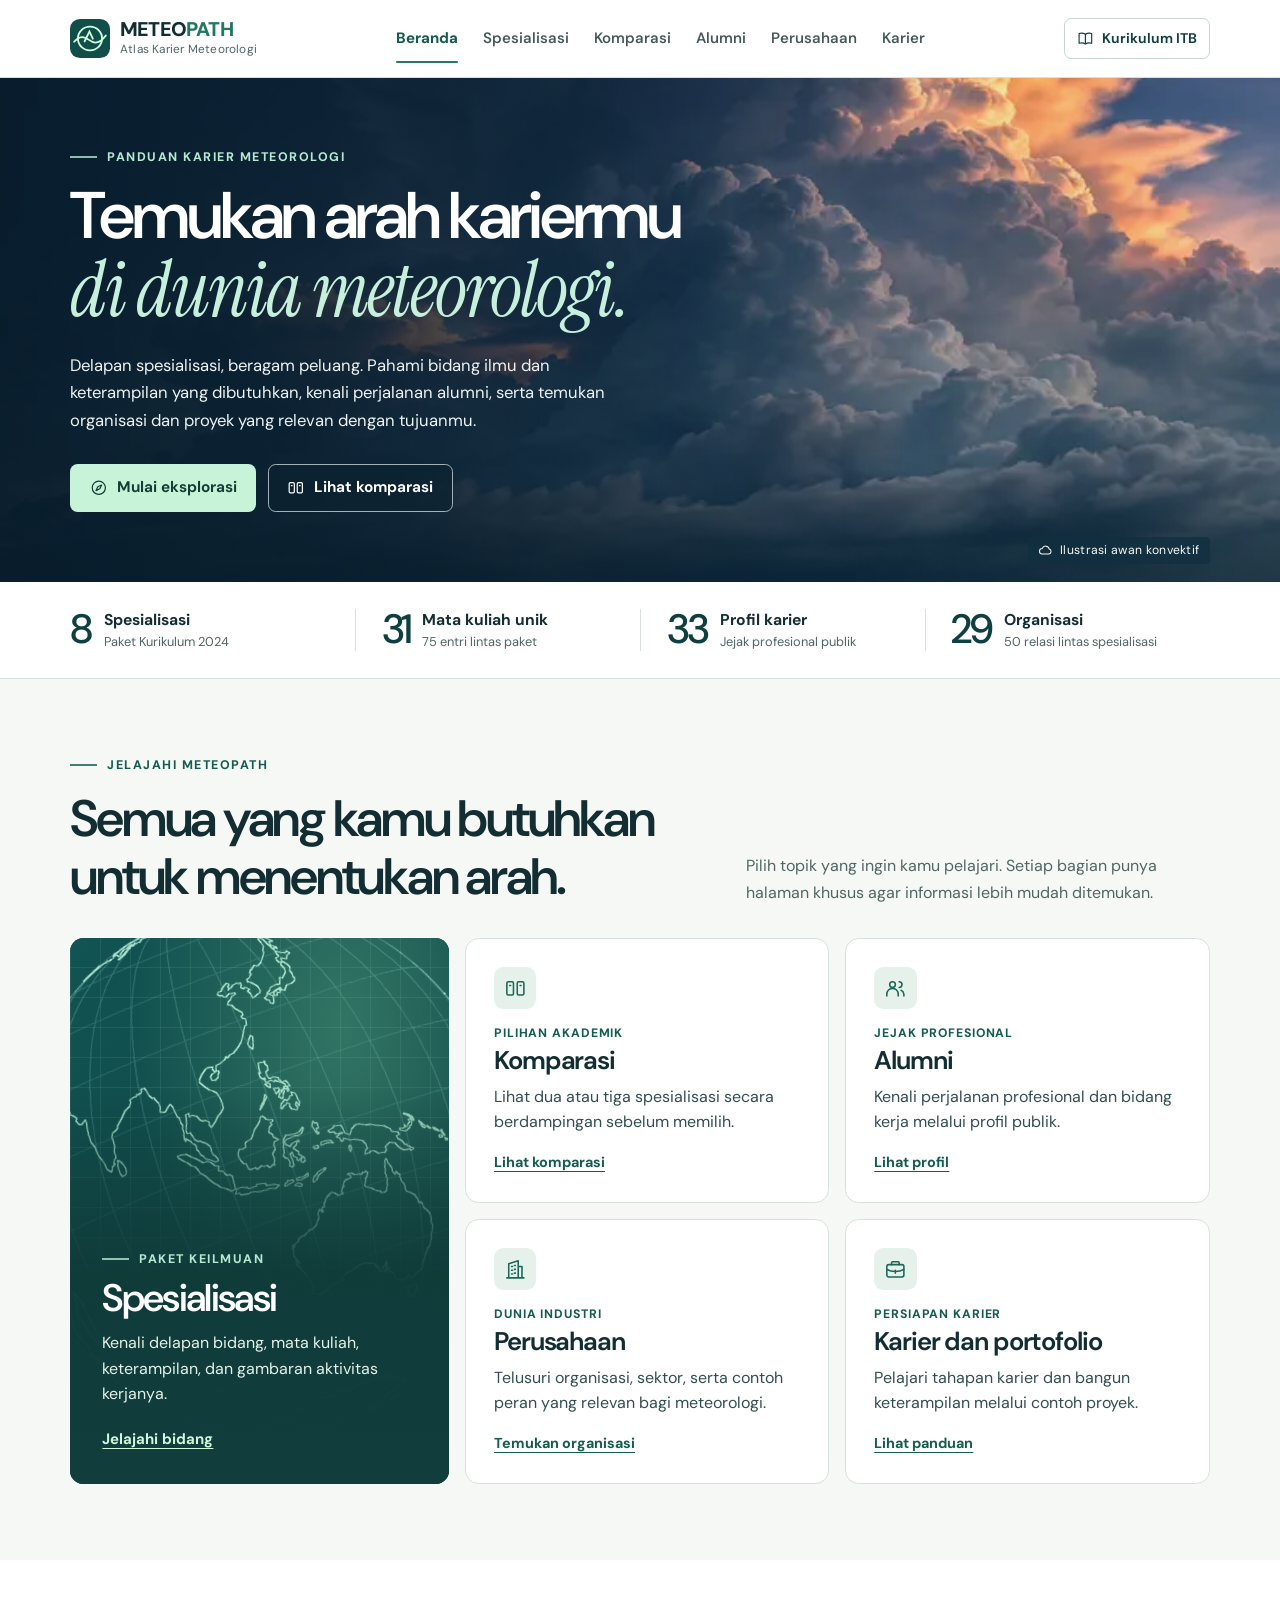
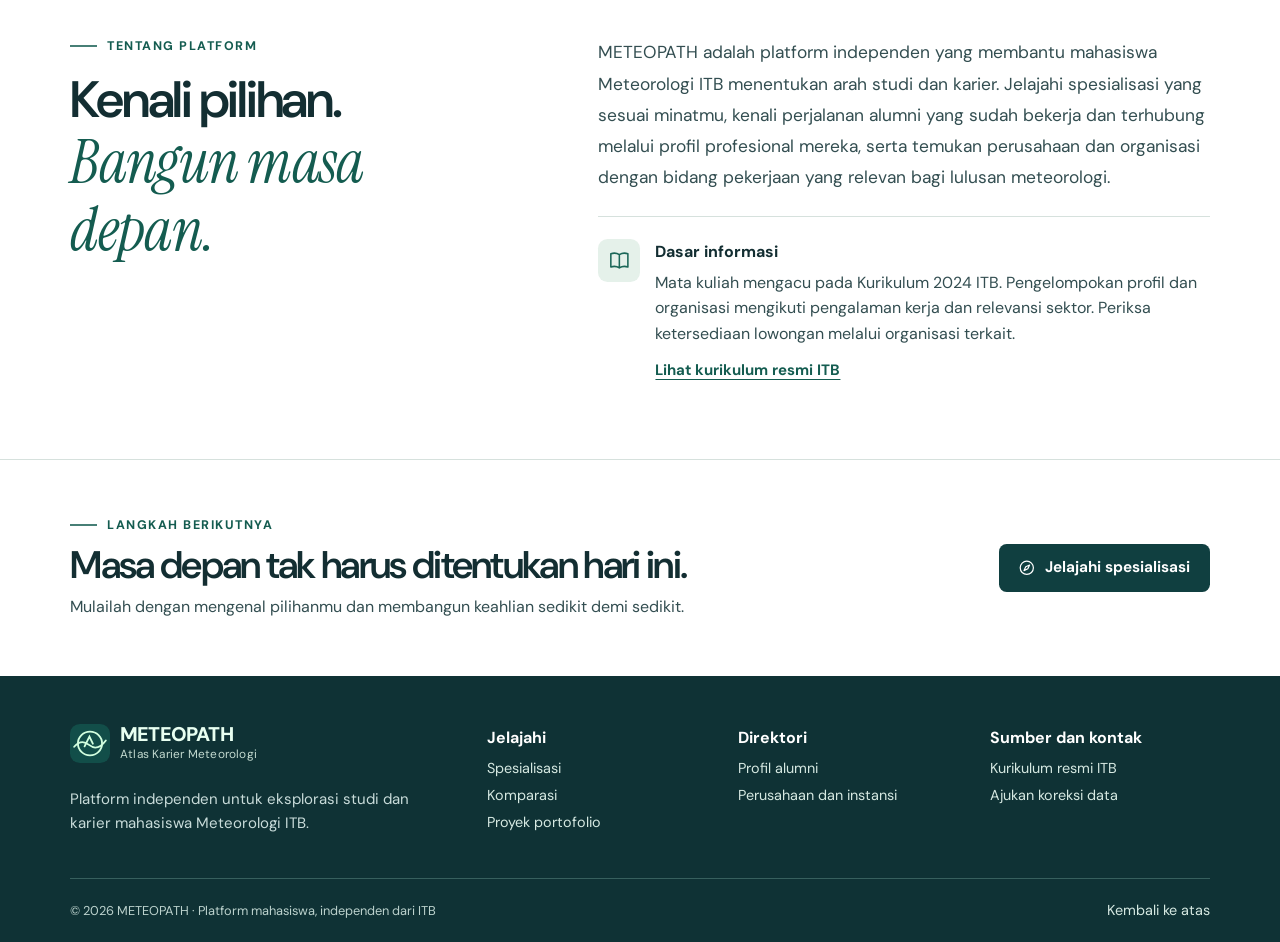
<file: index.html>
<!doctype html>
<html lang="id">
<head>
  <meta charset="utf-8">
  <meta name="viewport" content="width=device-width, initial-scale=1">
  <meta name="theme-color" content="#103f40">
  <title>Atlas Karier Meteorologi | METEOPATH</title>
  <meta name="description" content="Jelajahi spesialisasi Meteorologi ITB, bandingkan mata kuliah, kenali perjalanan alumni, dan temukan proyek portofolio.">
  <link rel="canonical" href="https://zeezieprog.github.io/Meteopath/">
  <meta property="og:type" content="website">
  <meta property="og:locale" content="id_ID">
  <meta property="og:title" content="Atlas Karier Meteorologi | METEOPATH">
  <meta property="og:description" content="Jelajahi spesialisasi Meteorologi ITB, bandingkan mata kuliah, kenali perjalanan alumni, dan temukan proyek portofolio.">
  <meta property="og:url" content="https://zeezieprog.github.io/Meteopath/">
  <meta property="og:image" content="https://zeezieprog.github.io/Meteopath/assets/atmosfer.webp">
  <meta name="twitter:card" content="summary_large_image">
  <link rel="icon" type="image/svg+xml" href="favicon.svg">
  <link rel="preload" href="assets/fonts/dm-sans.woff" as="font" type="font/woff" crossorigin>
  <link rel="preload" href="assets/fonts/instrument-serif-italic.woff" as="font" type="font/woff" crossorigin>
  <link rel="stylesheet" href="assets/atlas.css">
  <script defer src="data.js"></script>
  <script defer src="assets/atlas.js"></script>
  <script defer src="curriculum.js"></script>
  <script defer src="assets/beranda.js"></script>
</head>
<body data-page="index">
  <a class="skip" href="#utama">Lewati ke konten utama</a>
  <header class="site-header" id="top">
    <div class="wrap header-inner">
      <a class="brand" href="index.html" aria-label="Meteopath, beranda"><img src="favicon.svg" width="40" height="40" alt=""><span class="brand-type"><strong>METEO<span>PATH</span></strong><small>Atlas Karier Meteorologi</small></span></a>
      <button type="button" class="menu-toggle" id="menuToggle" aria-controls="navMenu" aria-expanded="false"><svg class="icon" aria-hidden="true" focusable="false"><use href="assets/icons.svg#menu"></use></svg><span>Menu</span></button>
      <nav class="main-nav" id="navMenu" aria-label="Navigasi utama">
          <a href="index.html" aria-current="page">Beranda</a>
          <a href="spesialisasi.html">Spesialisasi</a>
          <a href="bandingkan.html">Komparasi</a>
          <a href="alumni.html">Alumni</a>
          <a href="perusahaan.html">Perusahaan</a>
          <a href="karier.html">Karier</a>
      </nav>
      <a class="curriculum-link" href="https://meteo.itb.ac.id/?lang=id&amp;page_id=2621" target="_blank" rel="noopener noreferrer"><svg class="icon" aria-hidden="true" focusable="false"><use href="assets/icons.svg#book"></use></svg>Kurikulum ITB</a>
    </div>
  </header>
  <main id="utama" tabindex="-1">
    <section class="hero" aria-labelledby="judul">
      <picture class="hero-image"><source media="(max-width: 620px)" srcset="assets/atmosfer-mobile.webp"><img src="assets/atmosfer.webp" width="1560" height="780" alt="" fetchpriority="high"></picture>
      <div class="wrap hero-inner">
        <div class="hero-copy">
          <p class="eyebrow">Panduan karier meteorologi</p>
          <h1 id="judul">Temukan arah kariermu<br><em>di dunia meteorologi.</em></h1>
          <p class="hero-desc">Delapan spesialisasi, beragam peluang. Pahami bidang ilmu dan keterampilan yang dibutuhkan, kenali perjalanan alumni, serta temukan organisasi dan proyek yang relevan dengan tujuanmu.</p>
          <div class="actions"><a class="button primary" href="spesialisasi.html"><svg class="icon" aria-hidden="true" focusable="false"><use href="assets/icons.svg#compass"></use></svg>Mulai eksplorasi</a><a class="button transparent" href="bandingkan.html"><svg class="icon" aria-hidden="true" focusable="false"><use href="assets/icons.svg#compare"></use></svg>Lihat komparasi</a></div>
        </div>
        <span class="photo-credit"><svg class="icon" aria-hidden="true" focusable="false"><use href="assets/icons.svg#cloud"></use></svg>Ilustrasi awan konvektif</span>
      </div>
    </section>
    <section id="ringkasan" class="metrics" aria-label="Ringkasan isi atlas"><dl class="wrap metrics-grid"><div><dt>Spesialisasi</dt><dd><strong data-stat="tracks">8</strong><span data-stat="tracks-hint">Paket Kurikulum 2024</span></dd></div>
<div><dt>Mata kuliah unik</dt><dd><strong data-stat="courses">31</strong><span data-stat="courses-hint">75 entri lintas paket</span></dd></div>
<div><dt>Profil karier</dt><dd><strong data-stat="profiles">33</strong><span data-stat="profiles-hint">Jejak profesional publik</span></dd></div>
<div><dt>Organisasi</dt><dd><strong data-stat="organizations">29</strong><span data-stat="organizations-hint">50 relasi lintas spesialisasi</span></dd></div></dl></section>
    <section id="fitur" class="section-block feature-section">
      <div class="wrap">
        <div class="section-head"><div><p class="eyebrow">Jelajahi METEOPATH</p><h2>Semua yang kamu butuhkan untuk menentukan arah.</h2></div><p class="section-intro">Pilih topik yang ingin kamu pelajari. Setiap bagian punya halaman khusus agar informasi lebih mudah ditemukan.</p></div>
        <div class="feature-grid">
          <a href="spesialisasi.html" class="feature-lead"><div class="lead-art"><img src="assets/globe.webp" alt="" width="540" height="540" loading="lazy"></div><div class="lead-content"><p class="eyebrow">Paket keilmuan</p><h3>Spesialisasi</h3><p>Kenali delapan bidang, mata kuliah, keterampilan, dan gambaran aktivitas kerjanya.</p><span class="light-action">Jelajahi bidang</span></div></a>
          <a class="feature-card" href="bandingkan.html"><span class="tile-icon"><svg class="icon" aria-hidden="true" focusable="false"><use href="assets/icons.svg#compare"></use></svg></span><p class="card-kicker">Pilihan akademik</p><h3>Komparasi</h3><p>Lihat dua atau tiga spesialisasi secara berdampingan sebelum memilih.</p><span class="card-action">Lihat komparasi</span></a>
<a class="feature-card" href="alumni.html"><span class="tile-icon"><svg class="icon" aria-hidden="true" focusable="false"><use href="assets/icons.svg#people"></use></svg></span><p class="card-kicker">Jejak profesional</p><h3>Alumni</h3><p>Kenali perjalanan profesional dan bidang kerja melalui profil publik.</p><span class="card-action">Lihat profil</span></a>
<a class="feature-card" href="perusahaan.html"><span class="tile-icon"><svg class="icon" aria-hidden="true" focusable="false"><use href="assets/icons.svg#office"></use></svg></span><p class="card-kicker">Dunia industri</p><h3>Perusahaan</h3><p>Telusuri organisasi, sektor, serta contoh peran yang relevan bagi meteorologi.</p><span class="card-action">Temukan organisasi</span></a>
<a class="feature-card" href="karier.html"><span class="tile-icon"><svg class="icon" aria-hidden="true" focusable="false"><use href="assets/icons.svg#brief"></use></svg></span><p class="card-kicker">Persiapan karier</p><h3>Karier dan portofolio</h3><p>Pelajari tahapan karier dan bangun keterampilan melalui contoh proyek.</p><span class="card-action">Lihat panduan</span></a>
        </div>
      </div>
    </section>
    <section class="section-block about" id="tentang"><div class="wrap about-layout">
      <div><p class="eyebrow">Tentang platform</p><h2>Kenali pilihan.<br><em>Bangun masa depan.</em></h2></div>
      <div><p class="about-body">METEOPATH adalah platform independen yang membantu mahasiswa Meteorologi ITB menentukan arah studi dan karier. Jelajahi spesialisasi yang sesuai minatmu, kenali perjalanan alumni yang sudah bekerja dan terhubung melalui profil profesional mereka, serta temukan perusahaan dan organisasi dengan bidang pekerjaan yang relevan bagi lulusan meteorologi.</p><div class="source-box"><span class="tile-icon"><svg class="icon" aria-hidden="true" focusable="false"><use href="assets/icons.svg#book"></use></svg></span><div><strong>Dasar informasi</strong><p>Mata kuliah mengacu pada Kurikulum 2024 ITB. Pengelompokan profil dan organisasi mengikuti pengalaman kerja dan relevansi sektor. Periksa ketersediaan lowongan melalui organisasi terkait.</p><a class="text-link" href="https://meteo.itb.ac.id/?lang=id&amp;page_id=2621" target="_blank" rel="noopener noreferrer">Lihat kurikulum resmi ITB</a></div></div></div>
    </div></section>
    <section class="wrap closing"><div><p class="eyebrow">Langkah berikutnya</p><h2>Masa depan tak harus ditentukan hari ini.</h2><p>Mulailah dengan mengenal pilihanmu dan membangun keahlian sedikit demi sedikit.</p></div><a href="spesialisasi.html" class="button solid"><svg class="icon" aria-hidden="true" focusable="false"><use href="assets/icons.svg#compass"></use></svg>Jelajahi spesialisasi</a></section>
  </main>
  <footer class="site-footer">
    <div class="wrap footer-grid">
      <div class="footer-brand"><a class="brand" href="index.html" aria-label="Meteopath, beranda"><img src="favicon.svg" width="40" height="40" alt=""><span class="brand-type"><strong>METEO<span>PATH</span></strong><small>Atlas Karier Meteorologi</small></span></a><p>Platform independen untuk eksplorasi studi dan karier mahasiswa Meteorologi ITB.</p></div>
      <div><h2>Jelajahi</h2><a href="spesialisasi.html">Spesialisasi</a><a href="bandingkan.html">Komparasi</a><a href="karier.html#proyek">Proyek portofolio</a></div>
      <div><h2>Direktori</h2><a href="alumni.html">Profil alumni</a><a href="perusahaan.html">Perusahaan dan instansi</a></div>
      <div><h2>Sumber dan kontak</h2><a href="https://meteo.itb.ac.id/?lang=id&amp;page_id=2621" target="_blank" rel="noopener noreferrer">Kurikulum resmi ITB</a><a href="https://github.com/zeezieprog/Meteopath/issues/new" target="_blank" rel="noopener noreferrer">Ajukan koreksi data</a></div>
    </div>
    <div class="wrap footer-base"><span>© 2026 METEOPATH · Platform mahasiswa, independen dari ITB</span><a href="#top">Kembali ke atas</a></div>
  </footer>
</body>
</html>
</file>
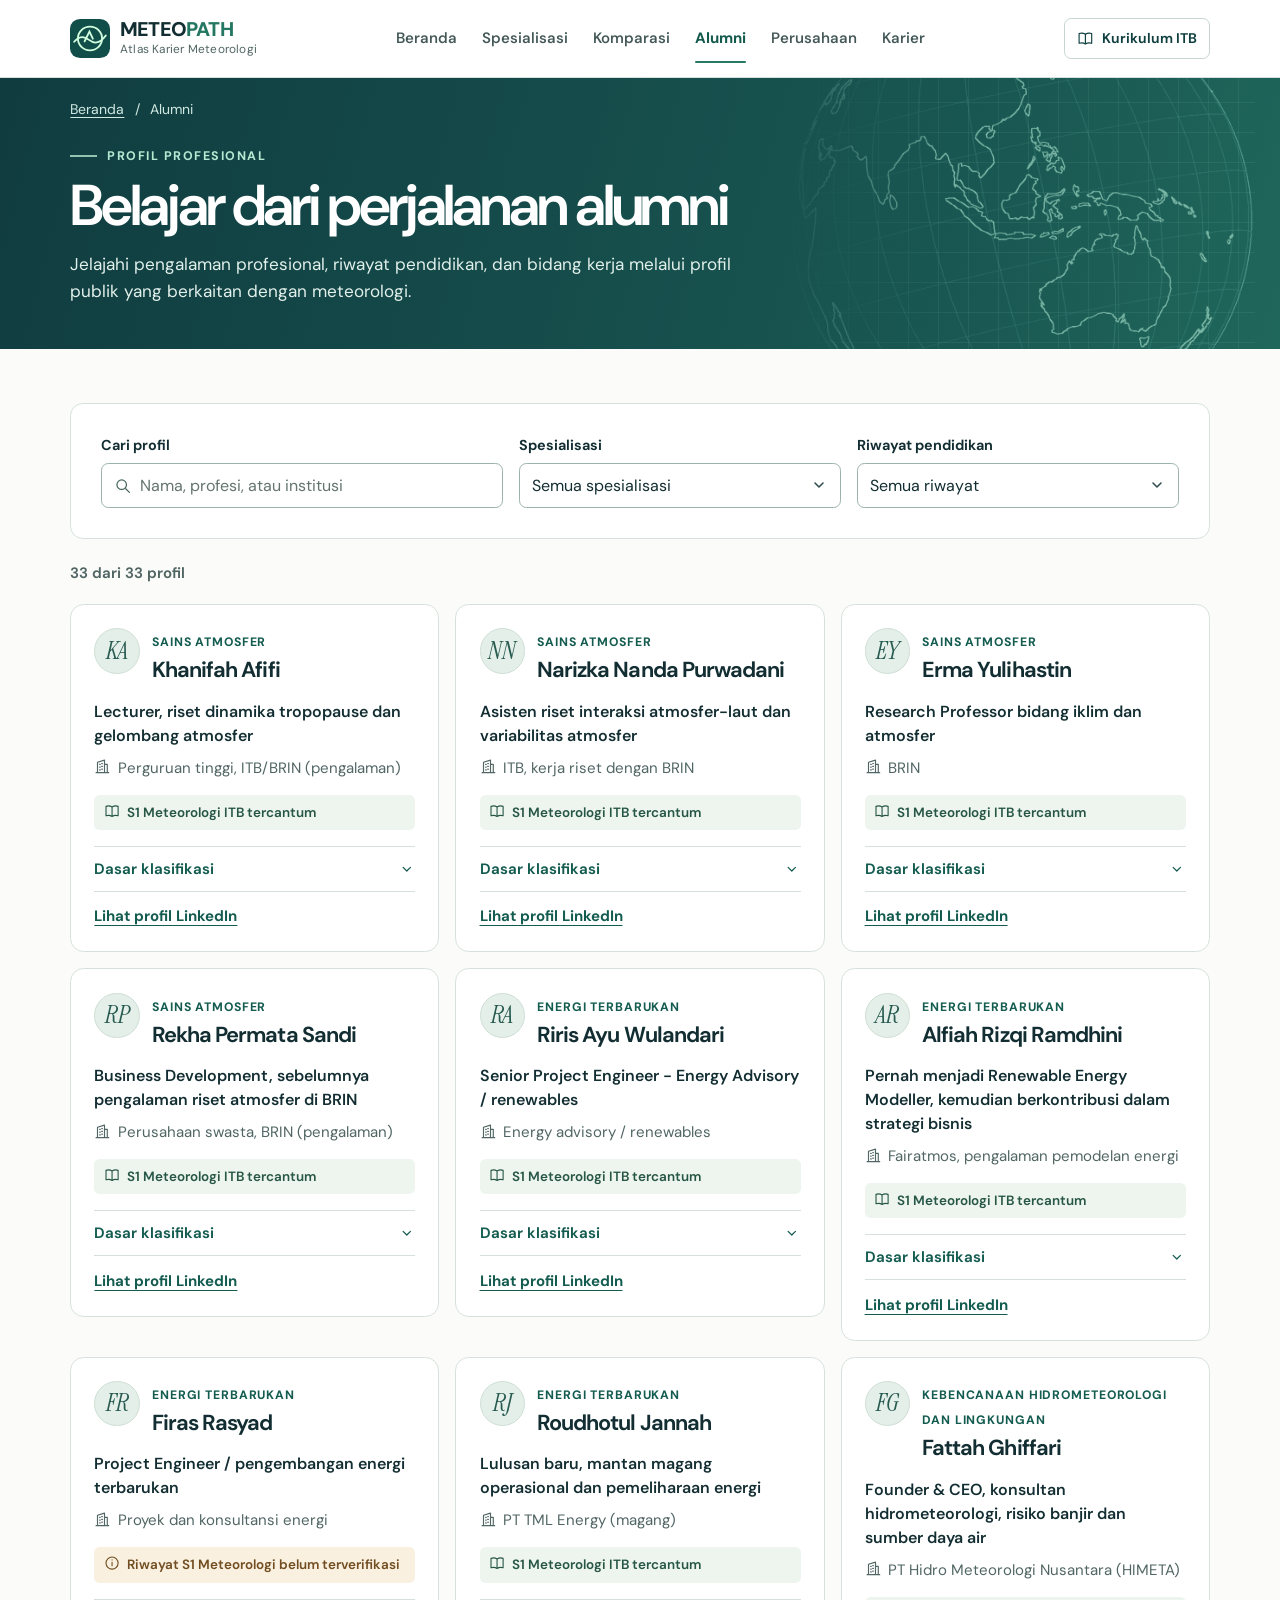
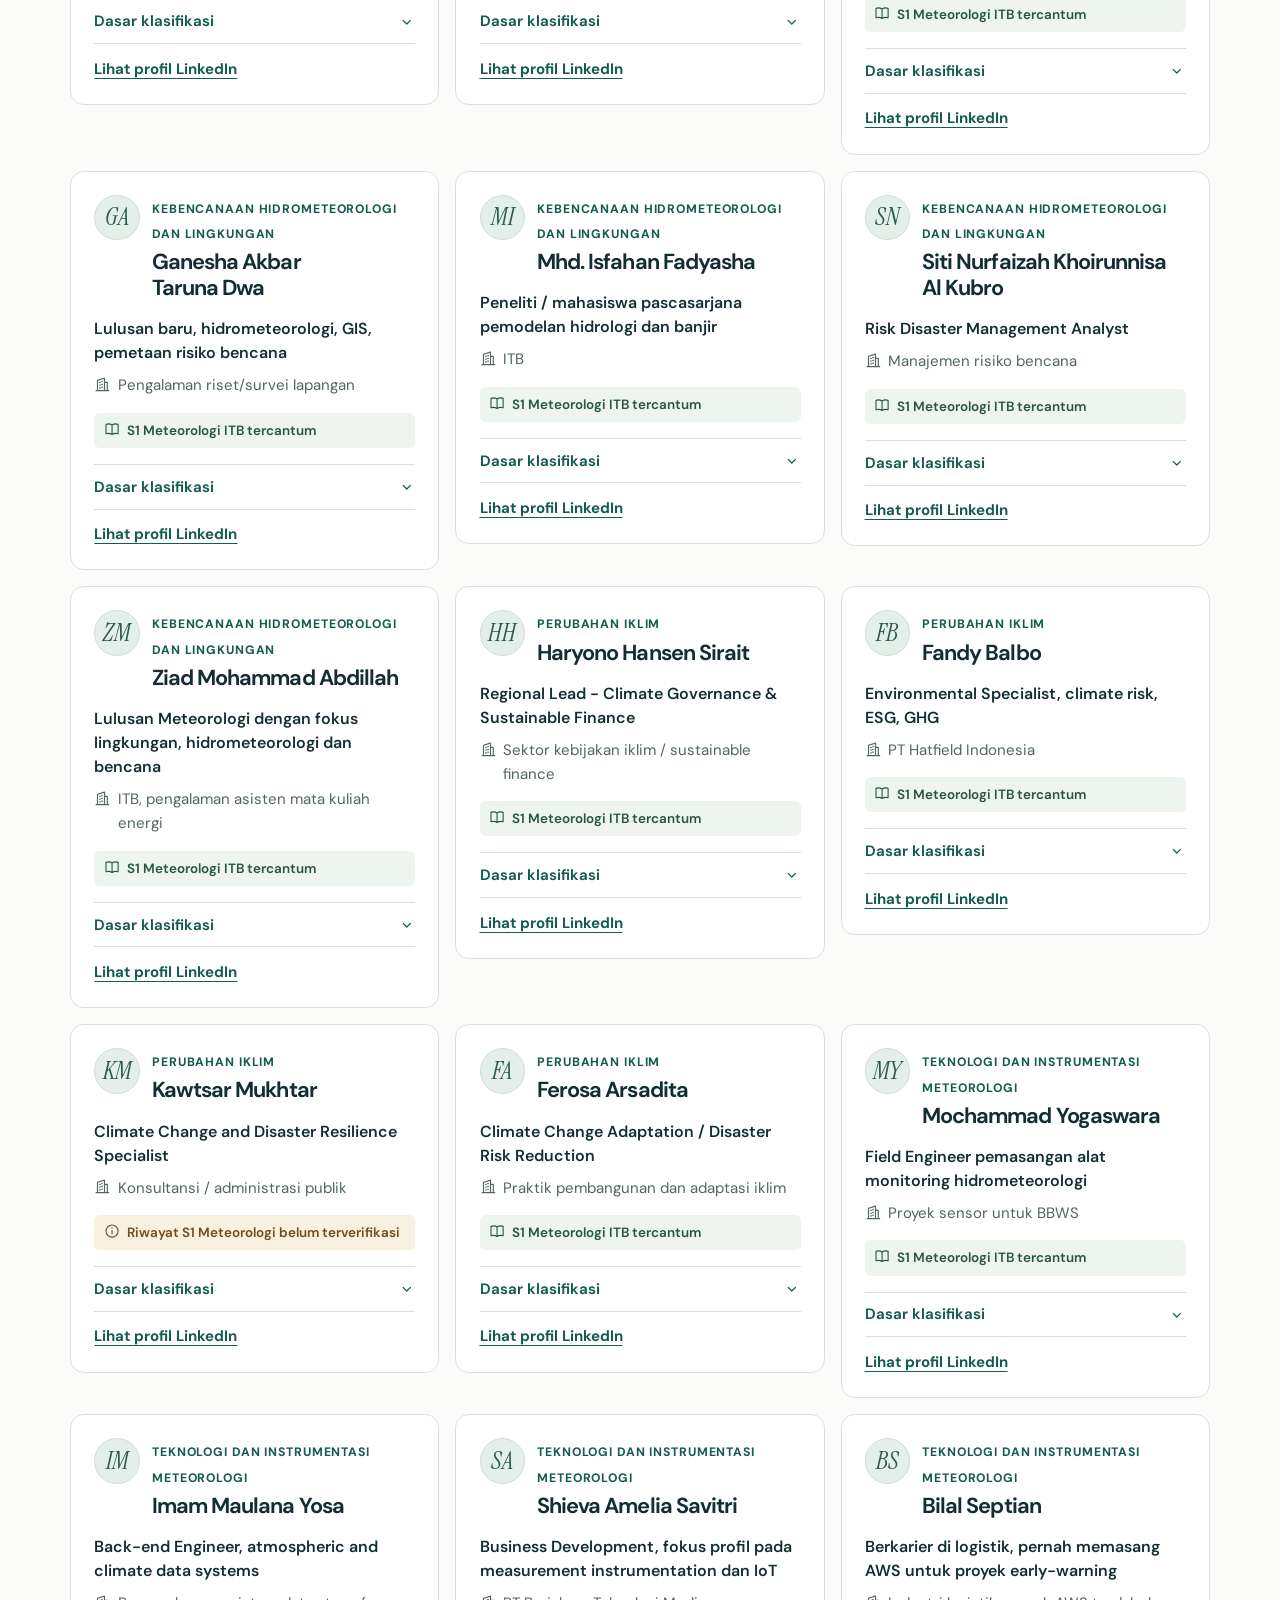
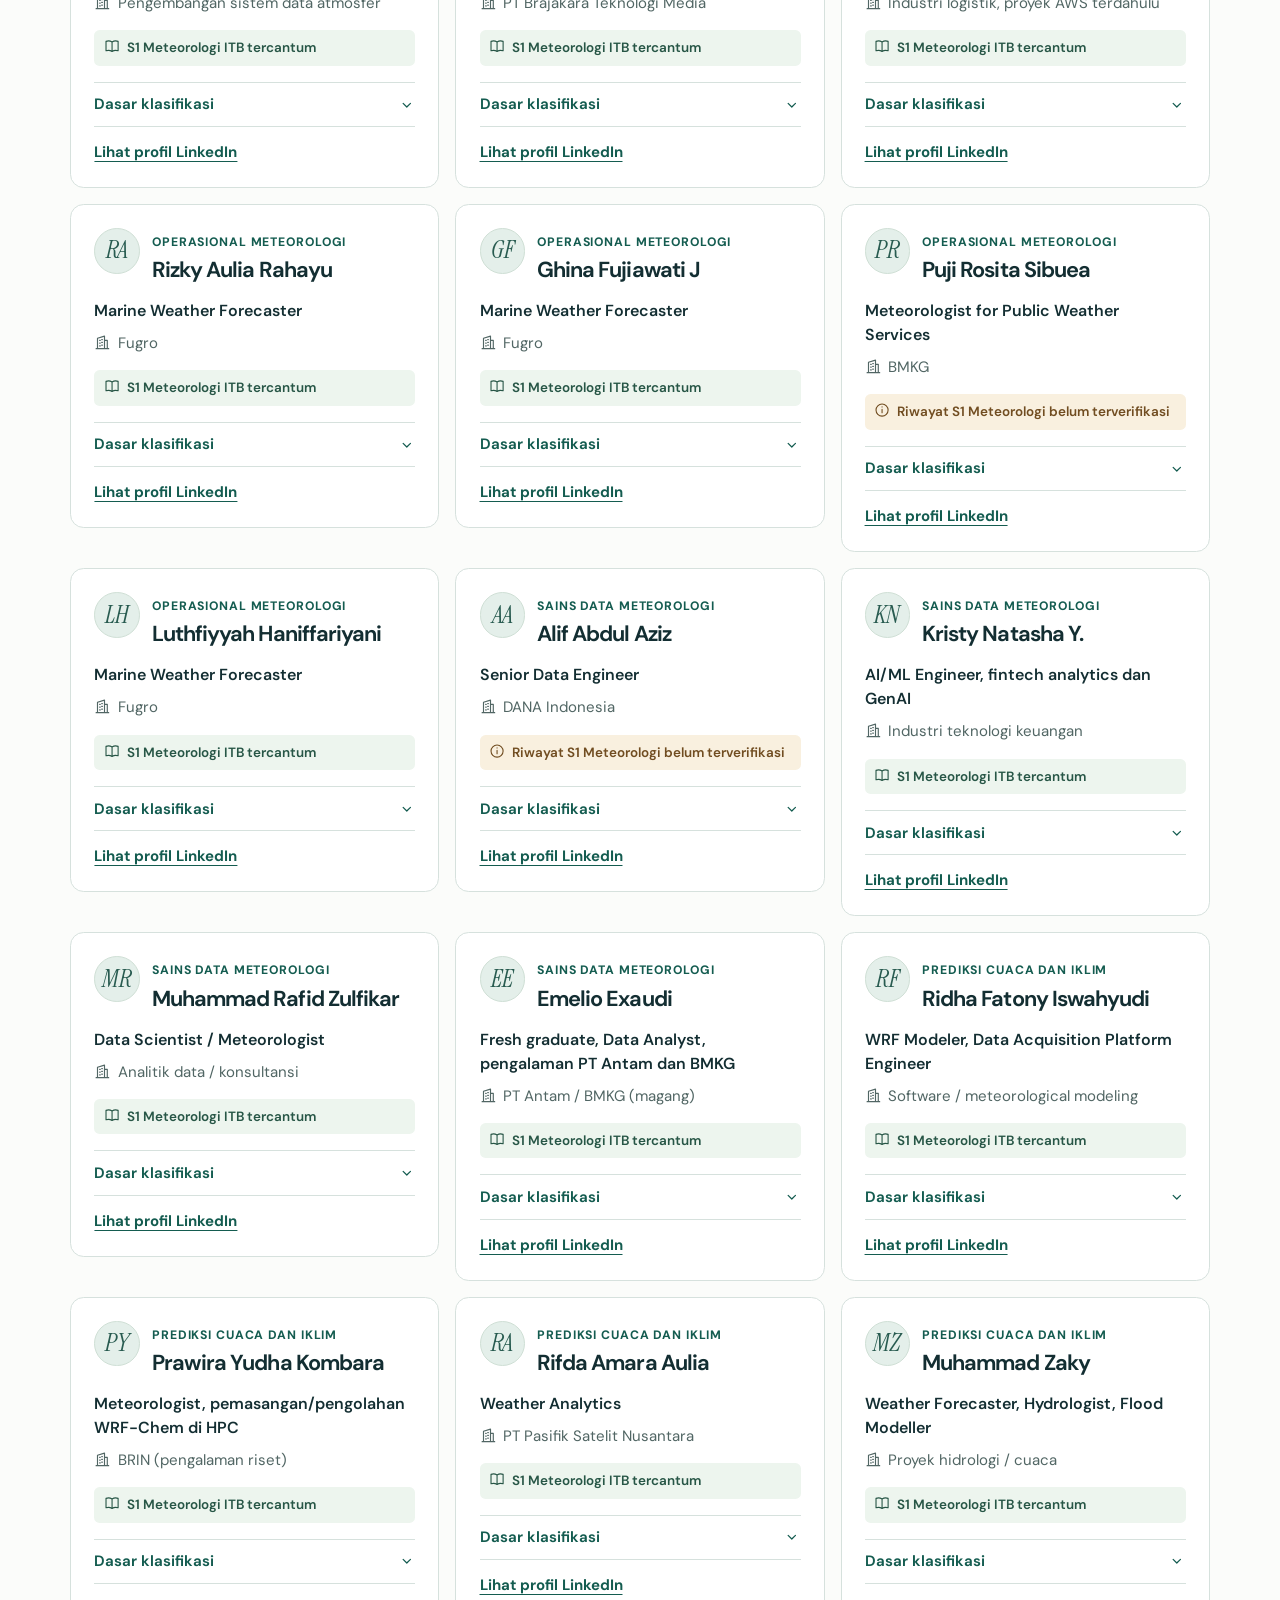
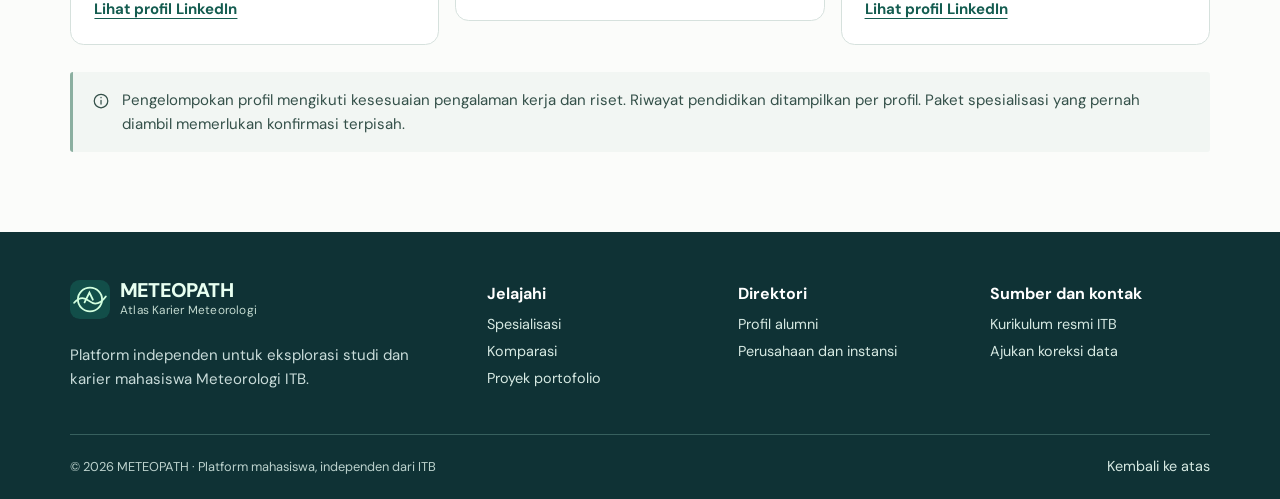
<file: alumni.html>
<!doctype html>
<html lang="id">
<head>
  <meta charset="utf-8">
  <meta name="viewport" content="width=device-width, initial-scale=1">
  <meta name="theme-color" content="#103f40">
  <title>Direktori Alumni | METEOPATH</title>
  <meta name="description" content="Jelajahi pengalaman profesional, riwayat pendidikan, dan bidang kerja melalui profil publik yang berkaitan dengan meteorologi.">
  <link rel="canonical" href="https://zeezieprog.github.io/Meteopath/alumni.html">
  <meta property="og:type" content="website">
  <meta property="og:locale" content="id_ID">
  <meta property="og:title" content="Direktori Alumni | METEOPATH">
  <meta property="og:description" content="Jelajahi pengalaman profesional, riwayat pendidikan, dan bidang kerja melalui profil publik yang berkaitan dengan meteorologi.">
  <meta property="og:url" content="https://zeezieprog.github.io/Meteopath/alumni.html">
  <meta property="og:image" content="https://zeezieprog.github.io/Meteopath/assets/atmosfer.webp">
  <meta name="twitter:card" content="summary_large_image">
  <link rel="icon" type="image/svg+xml" href="favicon.svg">
  <link rel="preload" href="assets/fonts/dm-sans.woff" as="font" type="font/woff" crossorigin>

  <link rel="stylesheet" href="assets/atlas.css">
  <script defer src="data.js"></script>
  <script defer src="assets/atlas.js"></script>
  <script defer src="assets/direktori.js"></script>
</head>
<body data-page="alumni">
  <a class="skip" href="#utama">Lewati ke konten utama</a>
  <header class="site-header" id="top">
    <div class="wrap header-inner">
      <a class="brand" href="index.html" aria-label="Meteopath, beranda"><img src="favicon.svg" width="40" height="40" alt=""><span class="brand-type"><strong>METEO<span>PATH</span></strong><small>Atlas Karier Meteorologi</small></span></a>
      <button type="button" class="menu-toggle" id="menuToggle" aria-controls="navMenu" aria-expanded="false"><svg class="icon" aria-hidden="true" focusable="false"><use href="assets/icons.svg#menu"></use></svg><span>Menu</span></button>
      <nav class="main-nav" id="navMenu" aria-label="Navigasi utama">
          <a href="index.html">Beranda</a>
          <a href="spesialisasi.html">Spesialisasi</a>
          <a href="bandingkan.html">Komparasi</a>
          <a href="alumni.html" aria-current="page">Alumni</a>
          <a href="perusahaan.html">Perusahaan</a>
          <a href="karier.html">Karier</a>
      </nav>
      <a class="curriculum-link" href="https://meteo.itb.ac.id/?lang=id&amp;page_id=2621" target="_blank" rel="noopener noreferrer"><svg class="icon" aria-hidden="true" focusable="false"><use href="assets/icons.svg#book"></use></svg>Kurikulum ITB</a>
    </div>
  </header>
  <main id="utama" tabindex="-1">
    <section class="page-mast" aria-labelledby="judul">
      <div class="wrap mast-inner">
        <nav class="crumbs" aria-label="Lokasi halaman"><a href="index.html">Beranda</a><span aria-hidden="true">/</span><span aria-current="page">Alumni</span></nav>
        <div class="mast-copy"><p class="eyebrow">Profil profesional</p><h1 id="judul">Belajar dari perjalanan alumni</h1><p>Jelajahi pengalaman profesional, riwayat pendidikan, dan bidang kerja melalui profil publik yang berkaitan dengan meteorologi.</p></div>
        <div class="mast-art" aria-hidden="true"><img src="assets/globe.webp" alt="" width="540" height="540"></div>
      </div>
    </section>    <section id="alumni" class="section-block directory"><div class="wrap">
      <div class="filter-surface"><div class="directory-toolbar alumni-toolbar"><label class="field search-field" for="alumniSearch"><span>Cari profil</span><span class="search-input"><svg class="icon" aria-hidden="true" focusable="false"><use href="assets/icons.svg#search"></use></svg><input type="search" id="alumniSearch" placeholder="Nama, profesi, atau institusi" autocomplete="off"></span></label><label class="field" for="alumniFilter"><span>Spesialisasi</span><select id="alumniFilter"></select></label><label class="field" for="alumniDegreeFilter"><span>Riwayat pendidikan</span><select id="alumniDegreeFilter"><option value="all">Semua riwayat</option><option value="s1">S1 Meteorologi ITB tercantum</option><option value="unknown">Riwayat S1 belum terverifikasi</option></select></label></div></div>
      <div class="results-line"><p id="alumniCount" class="result-count" role="status"></p><button class="reset-link" type="button" id="alumniReset" hidden>Hapus filter</button></div><noscript><p class="note">Aktifkan JavaScript untuk menggunakan pencarian, filter, dan informasi interaktif di halaman ini.</p></noscript><div class="directory-grid" id="alumniGrid"></div>
      <div class="note"><svg class="icon" aria-hidden="true" focusable="false"><use href="assets/icons.svg#info"></use></svg><p>Pengelompokan profil mengikuti kesesuaian pengalaman kerja dan riset. Riwayat pendidikan ditampilkan per profil. Paket spesialisasi yang pernah diambil memerlukan konfirmasi terpisah.</p></div>
    </div></section>
  </main>
  <footer class="site-footer">
    <div class="wrap footer-grid">
      <div class="footer-brand"><a class="brand" href="index.html" aria-label="Meteopath, beranda"><img src="favicon.svg" width="40" height="40" alt=""><span class="brand-type"><strong>METEO<span>PATH</span></strong><small>Atlas Karier Meteorologi</small></span></a><p>Platform independen untuk eksplorasi studi dan karier mahasiswa Meteorologi ITB.</p></div>
      <div><h2>Jelajahi</h2><a href="spesialisasi.html">Spesialisasi</a><a href="bandingkan.html">Komparasi</a><a href="karier.html#proyek">Proyek portofolio</a></div>
      <div><h2>Direktori</h2><a href="alumni.html">Profil alumni</a><a href="perusahaan.html">Perusahaan dan instansi</a></div>
      <div><h2>Sumber dan kontak</h2><a href="https://meteo.itb.ac.id/?lang=id&amp;page_id=2621" target="_blank" rel="noopener noreferrer">Kurikulum resmi ITB</a><a href="https://github.com/zeezieprog/Meteopath/issues/new" target="_blank" rel="noopener noreferrer">Ajukan koreksi data</a></div>
    </div>
    <div class="wrap footer-base"><span>© 2026 METEOPATH · Platform mahasiswa, independen dari ITB</span><a href="#top">Kembali ke atas</a></div>
  </footer>
</body>
</html>
</file>
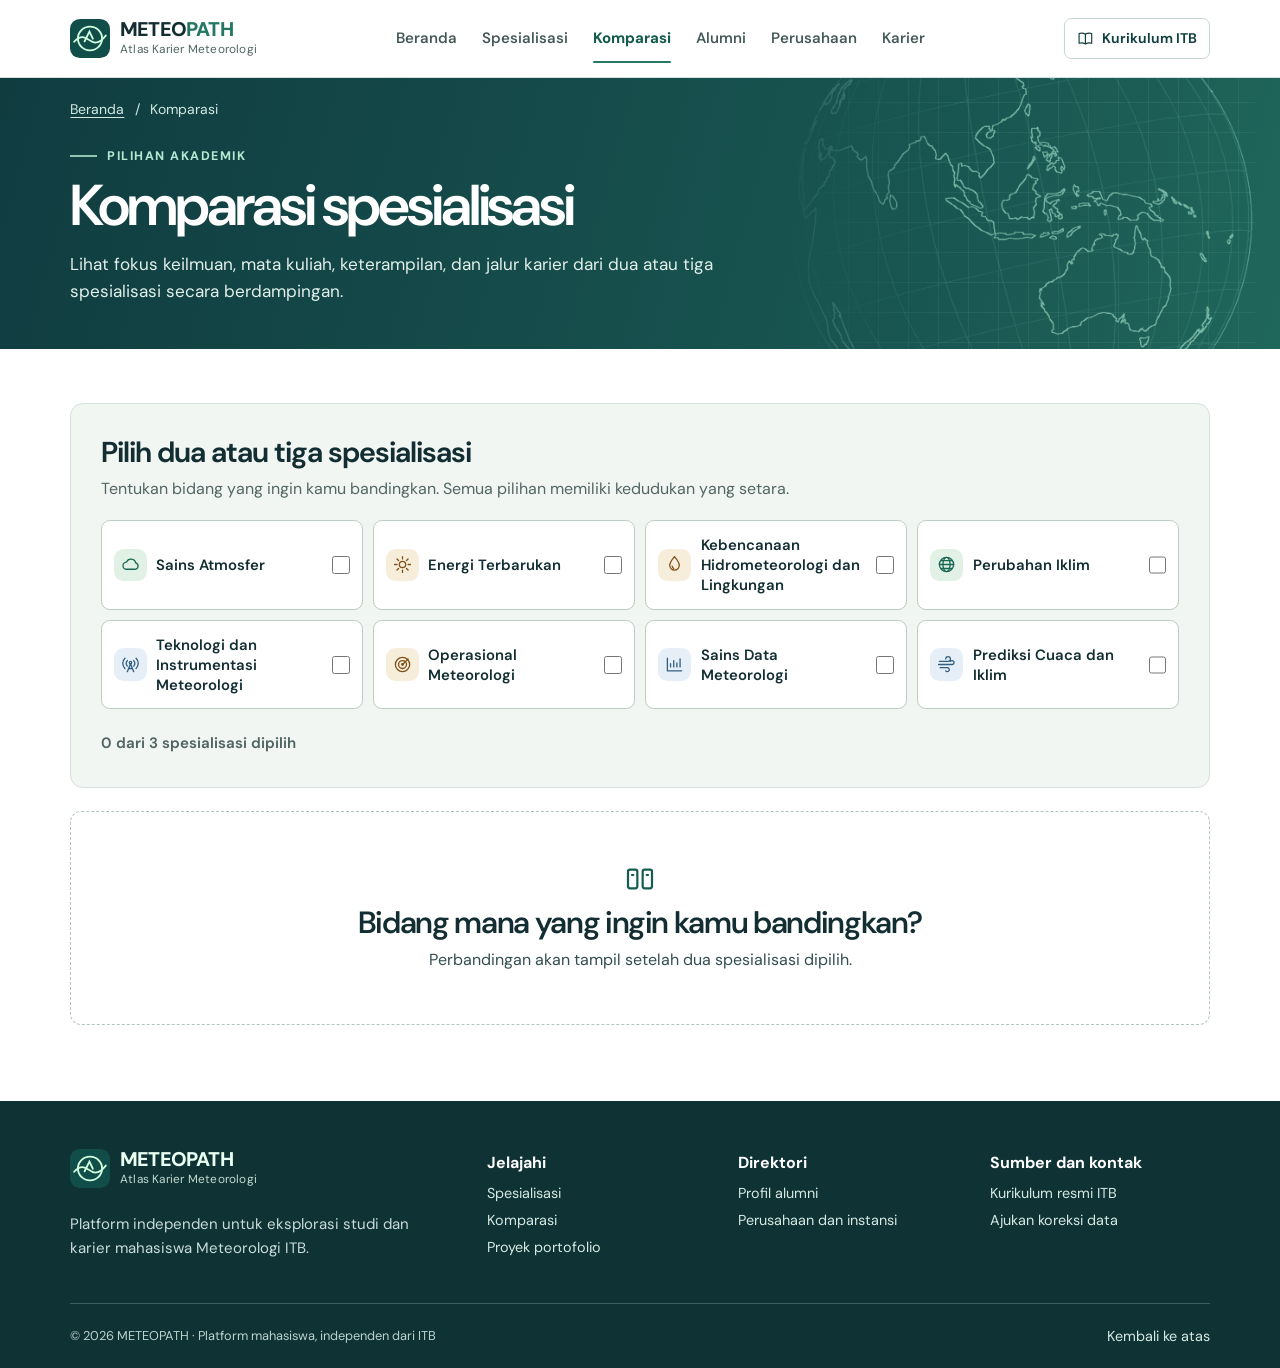
<file: bandingkan.html>
<!doctype html>
<html lang="id">
<head>
  <meta charset="utf-8">
  <meta name="viewport" content="width=device-width, initial-scale=1">
  <meta name="theme-color" content="#103f40">
  <title>Komparasi Spesialisasi | METEOPATH</title>
  <meta name="description" content="Bandingkan dua atau tiga spesialisasi Meteorologi ITB secara berdampingan.">
  <link rel="canonical" href="https://zeezieprog.github.io/Meteopath/bandingkan.html">
  <meta property="og:type" content="website">
  <meta property="og:locale" content="id_ID">
  <meta property="og:title" content="Komparasi Spesialisasi | METEOPATH">
  <meta property="og:description" content="Bandingkan dua atau tiga spesialisasi Meteorologi ITB secara berdampingan.">
  <meta property="og:url" content="https://zeezieprog.github.io/Meteopath/bandingkan.html">
  <meta property="og:image" content="https://zeezieprog.github.io/Meteopath/assets/atmosfer.webp">
  <meta name="twitter:card" content="summary_large_image">
  <link rel="icon" type="image/svg+xml" href="favicon.svg">
  <link rel="preload" href="assets/fonts/dm-sans.woff" as="font" type="font/woff" crossorigin>

  <link rel="stylesheet" href="assets/atlas.css">
  <script defer src="data.js"></script>
  <script defer src="assets/atlas.js"></script>
  <script defer src="curriculum.js"></script>
  <script defer src="assets/komparasi.js"></script>
</head>
<body data-page="bandingkan">
  <a class="skip" href="#utama">Lewati ke konten utama</a>
  <header class="site-header" id="top">
    <div class="wrap header-inner">
      <a class="brand" href="index.html" aria-label="Meteopath, beranda"><img src="favicon.svg" width="40" height="40" alt=""><span class="brand-type"><strong>METEO<span>PATH</span></strong><small>Atlas Karier Meteorologi</small></span></a>
      <button type="button" class="menu-toggle" id="menuToggle" aria-controls="navMenu" aria-expanded="false"><svg class="icon" aria-hidden="true" focusable="false"><use href="assets/icons.svg#menu"></use></svg><span>Menu</span></button>
      <nav class="main-nav" id="navMenu" aria-label="Navigasi utama">
          <a href="index.html">Beranda</a>
          <a href="spesialisasi.html">Spesialisasi</a>
          <a href="bandingkan.html" aria-current="page">Komparasi</a>
          <a href="alumni.html">Alumni</a>
          <a href="perusahaan.html">Perusahaan</a>
          <a href="karier.html">Karier</a>
      </nav>
      <a class="curriculum-link" href="https://meteo.itb.ac.id/?lang=id&amp;page_id=2621" target="_blank" rel="noopener noreferrer"><svg class="icon" aria-hidden="true" focusable="false"><use href="assets/icons.svg#book"></use></svg>Kurikulum ITB</a>
    </div>
  </header>
  <main id="utama" tabindex="-1">
    <section class="page-mast" aria-labelledby="judul">
      <div class="wrap mast-inner">
        <nav class="crumbs" aria-label="Lokasi halaman"><a href="index.html">Beranda</a><span aria-hidden="true">/</span><span aria-current="page">Komparasi</span></nav>
        <div class="mast-copy"><p class="eyebrow">Pilihan akademik</p><h1 id="judul">Komparasi spesialisasi</h1><p>Lihat fokus keilmuan, mata kuliah, keterampilan, dan jalur karier dari dua atau tiga spesialisasi secara berdampingan.</p></div>
        <div class="mast-art" aria-hidden="true"><img src="assets/globe.webp" alt="" width="540" height="540"></div>
      </div>
    </section>    <section id="bandingkan" class="section-block"><div class="wrap">
      <div class="compare-box"><fieldset><legend>Pilih dua atau tiga spesialisasi</legend><p class="field-help">Tentukan bidang yang ingin kamu bandingkan. Semua pilihan memiliki kedudukan yang setara.</p><div id="compareOptions" class="compare-options"></div></fieldset>
      <noscript><p class="note">Aktifkan JavaScript untuk menggunakan pencarian, filter, dan informasi interaktif di halaman ini.</p></noscript><div class="results-line"><p id="compareStatus" class="result-count" role="status"></p><button type="button" class="reset-link" id="compareReset" hidden>Hapus pilihan</button></div></div>
      <div id="compareResult" class="compare-result"></div>
    </div></section>
  </main>
  <footer class="site-footer">
    <div class="wrap footer-grid">
      <div class="footer-brand"><a class="brand" href="index.html" aria-label="Meteopath, beranda"><img src="favicon.svg" width="40" height="40" alt=""><span class="brand-type"><strong>METEO<span>PATH</span></strong><small>Atlas Karier Meteorologi</small></span></a><p>Platform independen untuk eksplorasi studi dan karier mahasiswa Meteorologi ITB.</p></div>
      <div><h2>Jelajahi</h2><a href="spesialisasi.html">Spesialisasi</a><a href="bandingkan.html">Komparasi</a><a href="karier.html#proyek">Proyek portofolio</a></div>
      <div><h2>Direktori</h2><a href="alumni.html">Profil alumni</a><a href="perusahaan.html">Perusahaan dan instansi</a></div>
      <div><h2>Sumber dan kontak</h2><a href="https://meteo.itb.ac.id/?lang=id&amp;page_id=2621" target="_blank" rel="noopener noreferrer">Kurikulum resmi ITB</a><a href="https://github.com/zeezieprog/Meteopath/issues/new" target="_blank" rel="noopener noreferrer">Ajukan koreksi data</a></div>
    </div>
    <div class="wrap footer-base"><span>© 2026 METEOPATH · Platform mahasiswa, independen dari ITB</span><a href="#top">Kembali ke atas</a></div>
  </footer>
</body>
</html>
</file>
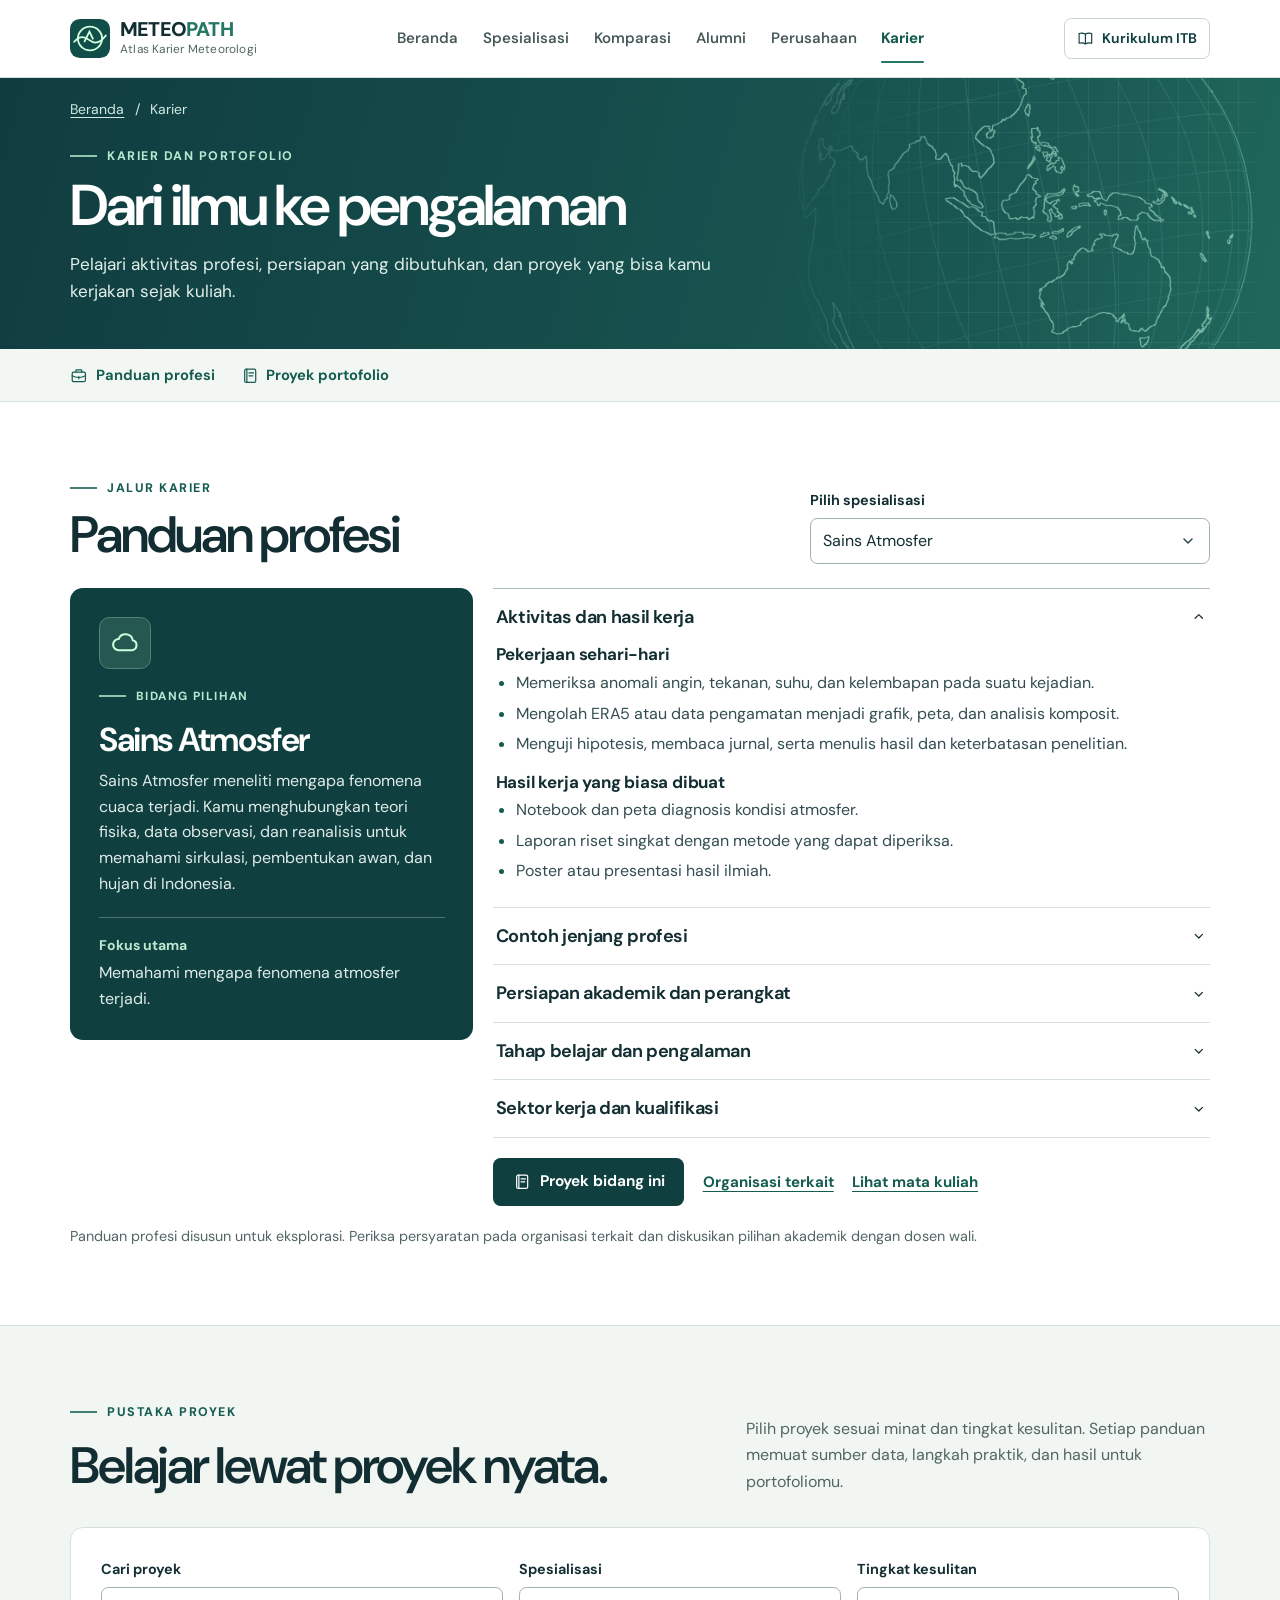
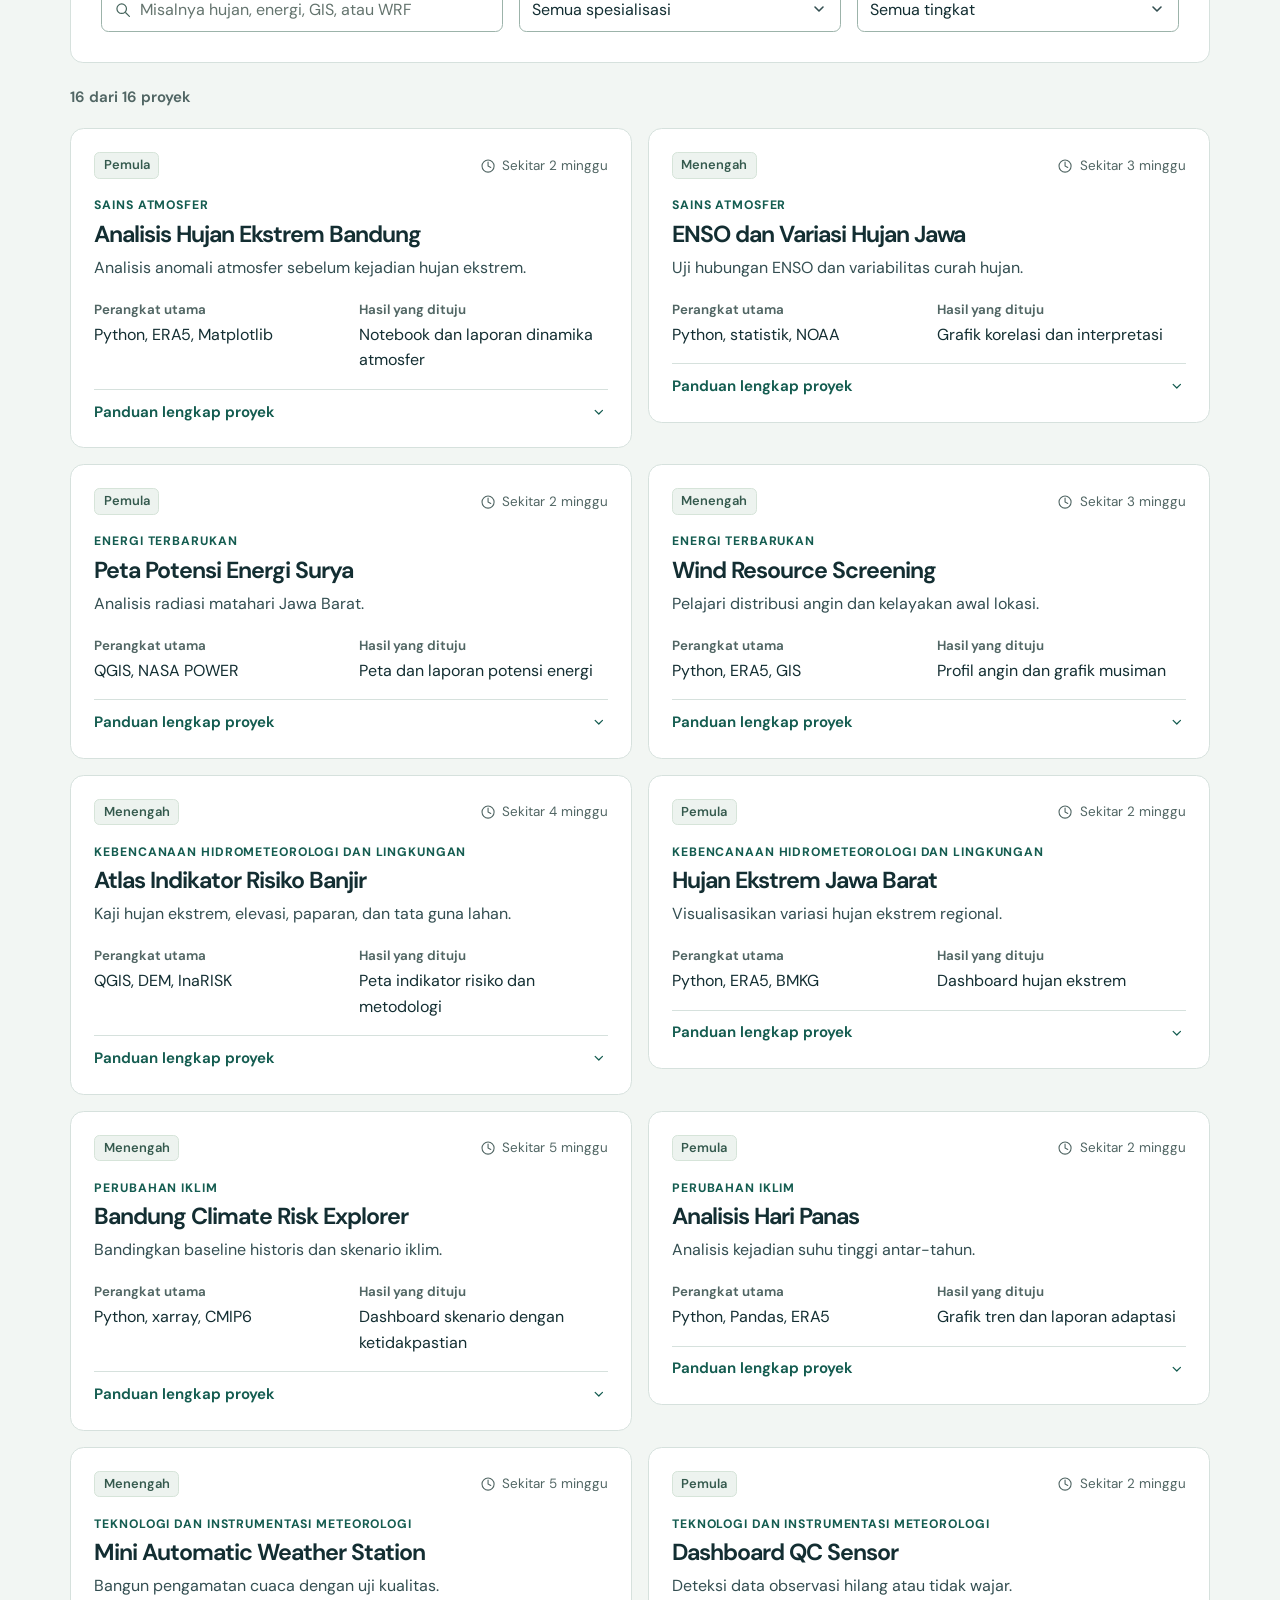
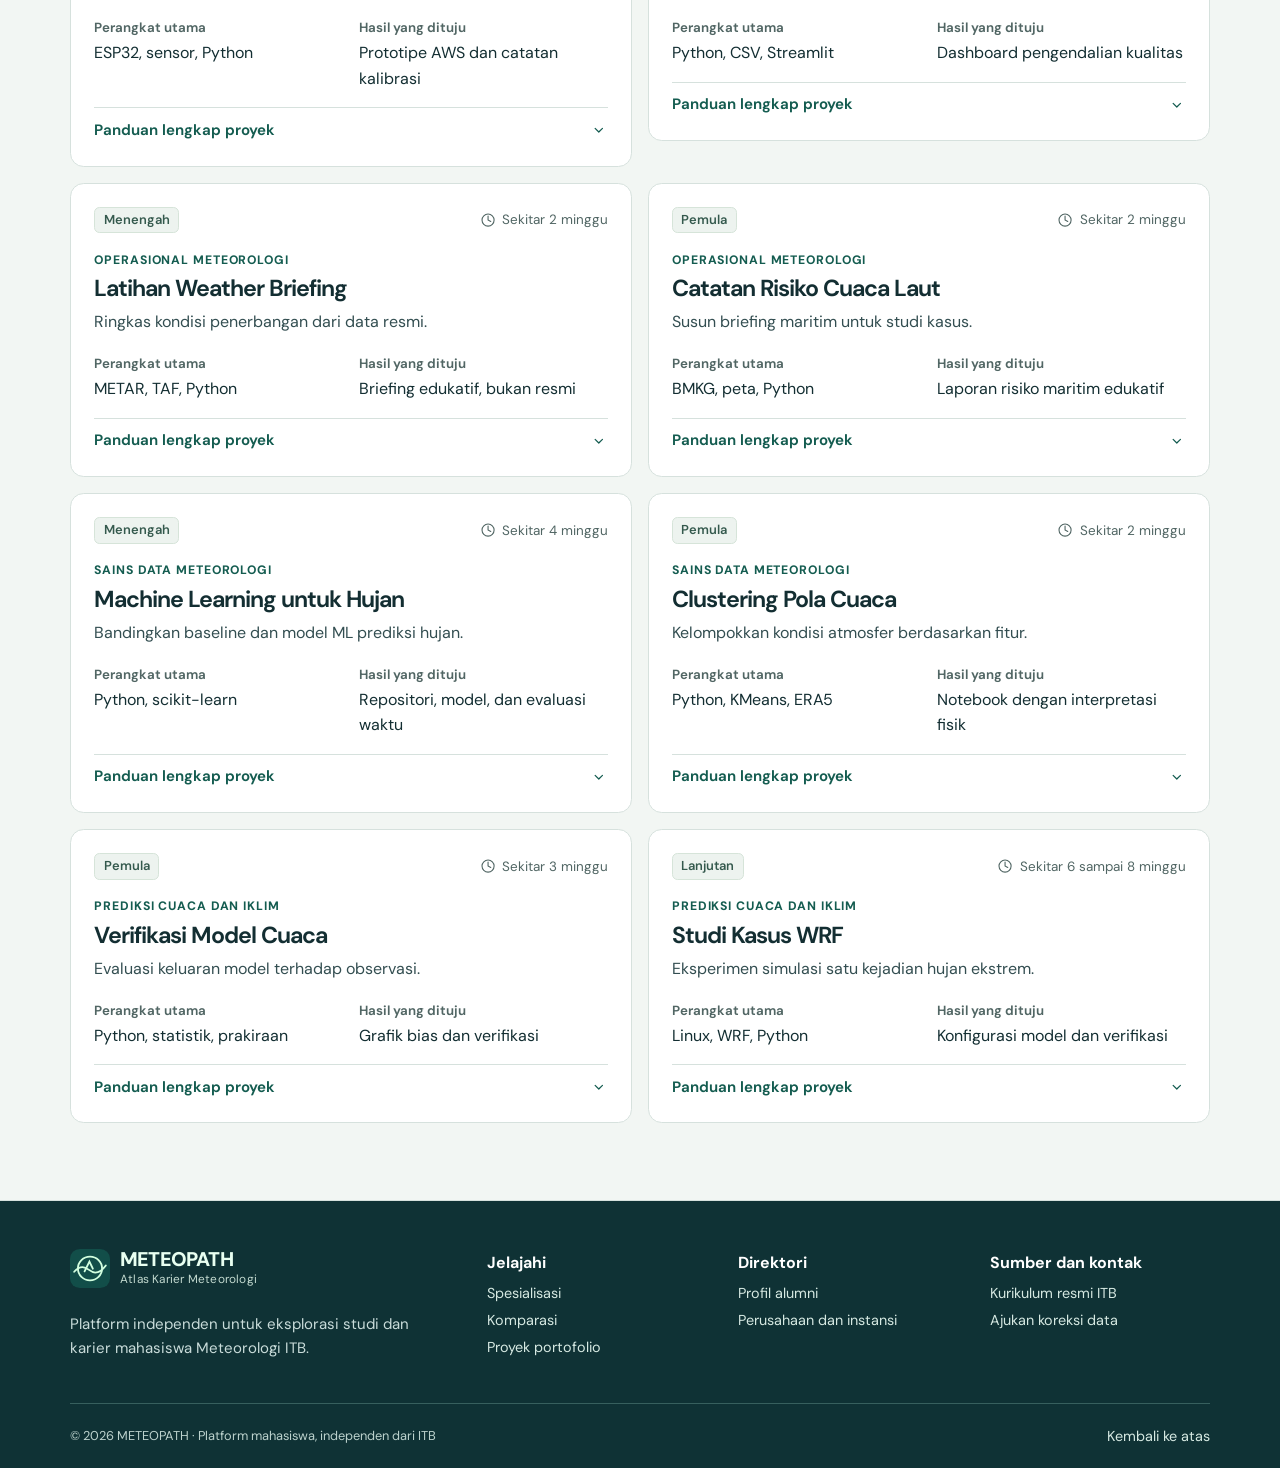
<file: karier.html>
<!doctype html>
<html lang="id">
<head>
  <meta charset="utf-8">
  <meta name="viewport" content="width=device-width, initial-scale=1">
  <meta name="theme-color" content="#103f40">
  <title>Karier dan Portofolio | METEOPATH</title>
  <meta name="description" content="Jelajahi panduan karier untuk delapan bidang meteorologi dan 16 proyek portofolio beserta perangkat, langkah, dan sumber datanya.">
  <link rel="canonical" href="https://zeezieprog.github.io/Meteopath/karier.html">
  <meta property="og:type" content="website">
  <meta property="og:locale" content="id_ID">
  <meta property="og:title" content="Karier dan Portofolio | METEOPATH">
  <meta property="og:description" content="Jelajahi panduan karier untuk delapan bidang meteorologi dan 16 proyek portofolio beserta perangkat, langkah, dan sumber datanya.">
  <meta property="og:url" content="https://zeezieprog.github.io/Meteopath/karier.html">
  <meta property="og:image" content="https://zeezieprog.github.io/Meteopath/assets/atmosfer.webp">
  <meta name="twitter:card" content="summary_large_image">
  <link rel="icon" type="image/svg+xml" href="favicon.svg">
  <link rel="preload" href="assets/fonts/dm-sans.woff" as="font" type="font/woff" crossorigin>

  <link rel="stylesheet" href="assets/atlas.css">
  <script defer src="data.js"></script>
  <script defer src="assets/atlas.js"></script>
  <script defer src="career-content-v8.js"></script>
  <script defer src="assets/karier.js"></script>
</head>
<body data-page="karier">
  <a class="skip" href="#utama">Lewati ke konten utama</a>
  <header class="site-header" id="top">
    <div class="wrap header-inner">
      <a class="brand" href="index.html" aria-label="Meteopath, beranda"><img src="favicon.svg" width="40" height="40" alt=""><span class="brand-type"><strong>METEO<span>PATH</span></strong><small>Atlas Karier Meteorologi</small></span></a>
      <button type="button" class="menu-toggle" id="menuToggle" aria-controls="navMenu" aria-expanded="false"><svg class="icon" aria-hidden="true" focusable="false"><use href="assets/icons.svg#menu"></use></svg><span>Menu</span></button>
      <nav class="main-nav" id="navMenu" aria-label="Navigasi utama">
          <a href="index.html">Beranda</a>
          <a href="spesialisasi.html">Spesialisasi</a>
          <a href="bandingkan.html">Komparasi</a>
          <a href="alumni.html">Alumni</a>
          <a href="perusahaan.html">Perusahaan</a>
          <a href="karier.html" aria-current="page">Karier</a>
      </nav>
      <a class="curriculum-link" href="https://meteo.itb.ac.id/?lang=id&amp;page_id=2621" target="_blank" rel="noopener noreferrer"><svg class="icon" aria-hidden="true" focusable="false"><use href="assets/icons.svg#book"></use></svg>Kurikulum ITB</a>
    </div>
  </header>
  <main id="utama" tabindex="-1">
    <section class="page-mast" aria-labelledby="judul">
      <div class="wrap mast-inner">
        <nav class="crumbs" aria-label="Lokasi halaman"><a href="index.html">Beranda</a><span aria-hidden="true">/</span><span aria-current="page">Karier</span></nav>
        <div class="mast-copy"><p class="eyebrow">Karier dan portofolio</p><h1 id="judul">Dari ilmu ke pengalaman</h1><p>Pelajari aktivitas profesi, persiapan yang dibutuhkan, dan proyek yang bisa kamu kerjakan sejak kuliah.</p></div>
        <div class="mast-art" aria-hidden="true"><img src="assets/globe.webp" alt="" width="540" height="540"></div>
      </div>
    </section>    <nav class="section-nav" aria-label="Isi halaman karier"><div class="wrap"><a href="#karier"><svg class="icon" aria-hidden="true" focusable="false"><use href="assets/icons.svg#brief"></use></svg>Panduan profesi</a><a href="#proyek"><svg class="icon" aria-hidden="true" focusable="false"><use href="assets/icons.svg#notes"></use></svg>Proyek portofolio</a></div></nav>
    <section id="karier" class="section-block"><div class="wrap">
      <div class="career-heading"><div><p class="eyebrow">Jalur karier</p><h2>Panduan profesi</h2></div><label class="field" for="careerTrack"><span>Pilih spesialisasi</span><select id="careerTrack"></select></label></div>
      <noscript><p class="note">Aktifkan JavaScript untuk menggunakan pencarian, filter, dan informasi interaktif di halaman ini.</p></noscript><div id="careerResult"></div>
    </div></section>
    <section id="proyek" class="section-block project-section"><div class="wrap">
      <div class="section-head"><div><p class="eyebrow">Pustaka proyek</p><h2>Belajar lewat proyek nyata.</h2></div><p class="section-intro">Pilih proyek sesuai minat dan tingkat kesulitan. Setiap panduan memuat sumber data, langkah praktik, dan hasil untuk portofoliomu.</p></div>
      <div class="filter-surface"><div class="directory-toolbar project-toolbar"><label class="field search-field" for="projectSearch"><span>Cari proyek</span><span class="search-input"><svg class="icon" aria-hidden="true" focusable="false"><use href="assets/icons.svg#search"></use></svg><input type="search" id="projectSearch" placeholder="Misalnya hujan, energi, GIS, atau WRF" autocomplete="off"></span></label><label class="field" for="projectTrack"><span>Spesialisasi</span><select id="projectTrack"></select></label><label class="field" for="projectLevel"><span>Tingkat kesulitan</span><select id="projectLevel"><option value="all">Semua tingkat</option><option value="Pemula">Pemula</option><option value="Menengah">Menengah</option><option value="Lanjutan">Lanjutan</option></select></label></div></div>
      <div class="results-line"><p id="projectCount" class="result-count" role="status"></p><button class="reset-link" type="button" id="projectReset" hidden>Hapus filter</button></div><div id="projectGrid" class="project-grid"></div>
    </div></section>
  </main>
  <footer class="site-footer">
    <div class="wrap footer-grid">
      <div class="footer-brand"><a class="brand" href="index.html" aria-label="Meteopath, beranda"><img src="favicon.svg" width="40" height="40" alt=""><span class="brand-type"><strong>METEO<span>PATH</span></strong><small>Atlas Karier Meteorologi</small></span></a><p>Platform independen untuk eksplorasi studi dan karier mahasiswa Meteorologi ITB.</p></div>
      <div><h2>Jelajahi</h2><a href="spesialisasi.html">Spesialisasi</a><a href="bandingkan.html">Komparasi</a><a href="karier.html#proyek">Proyek portofolio</a></div>
      <div><h2>Direktori</h2><a href="alumni.html">Profil alumni</a><a href="perusahaan.html">Perusahaan dan instansi</a></div>
      <div><h2>Sumber dan kontak</h2><a href="https://meteo.itb.ac.id/?lang=id&amp;page_id=2621" target="_blank" rel="noopener noreferrer">Kurikulum resmi ITB</a><a href="https://github.com/zeezieprog/Meteopath/issues/new" target="_blank" rel="noopener noreferrer">Ajukan koreksi data</a></div>
    </div>
    <div class="wrap footer-base"><span>© 2026 METEOPATH · Platform mahasiswa, independen dari ITB</span><a href="#top">Kembali ke atas</a></div>
  </footer>
</body>
</html>
</file>
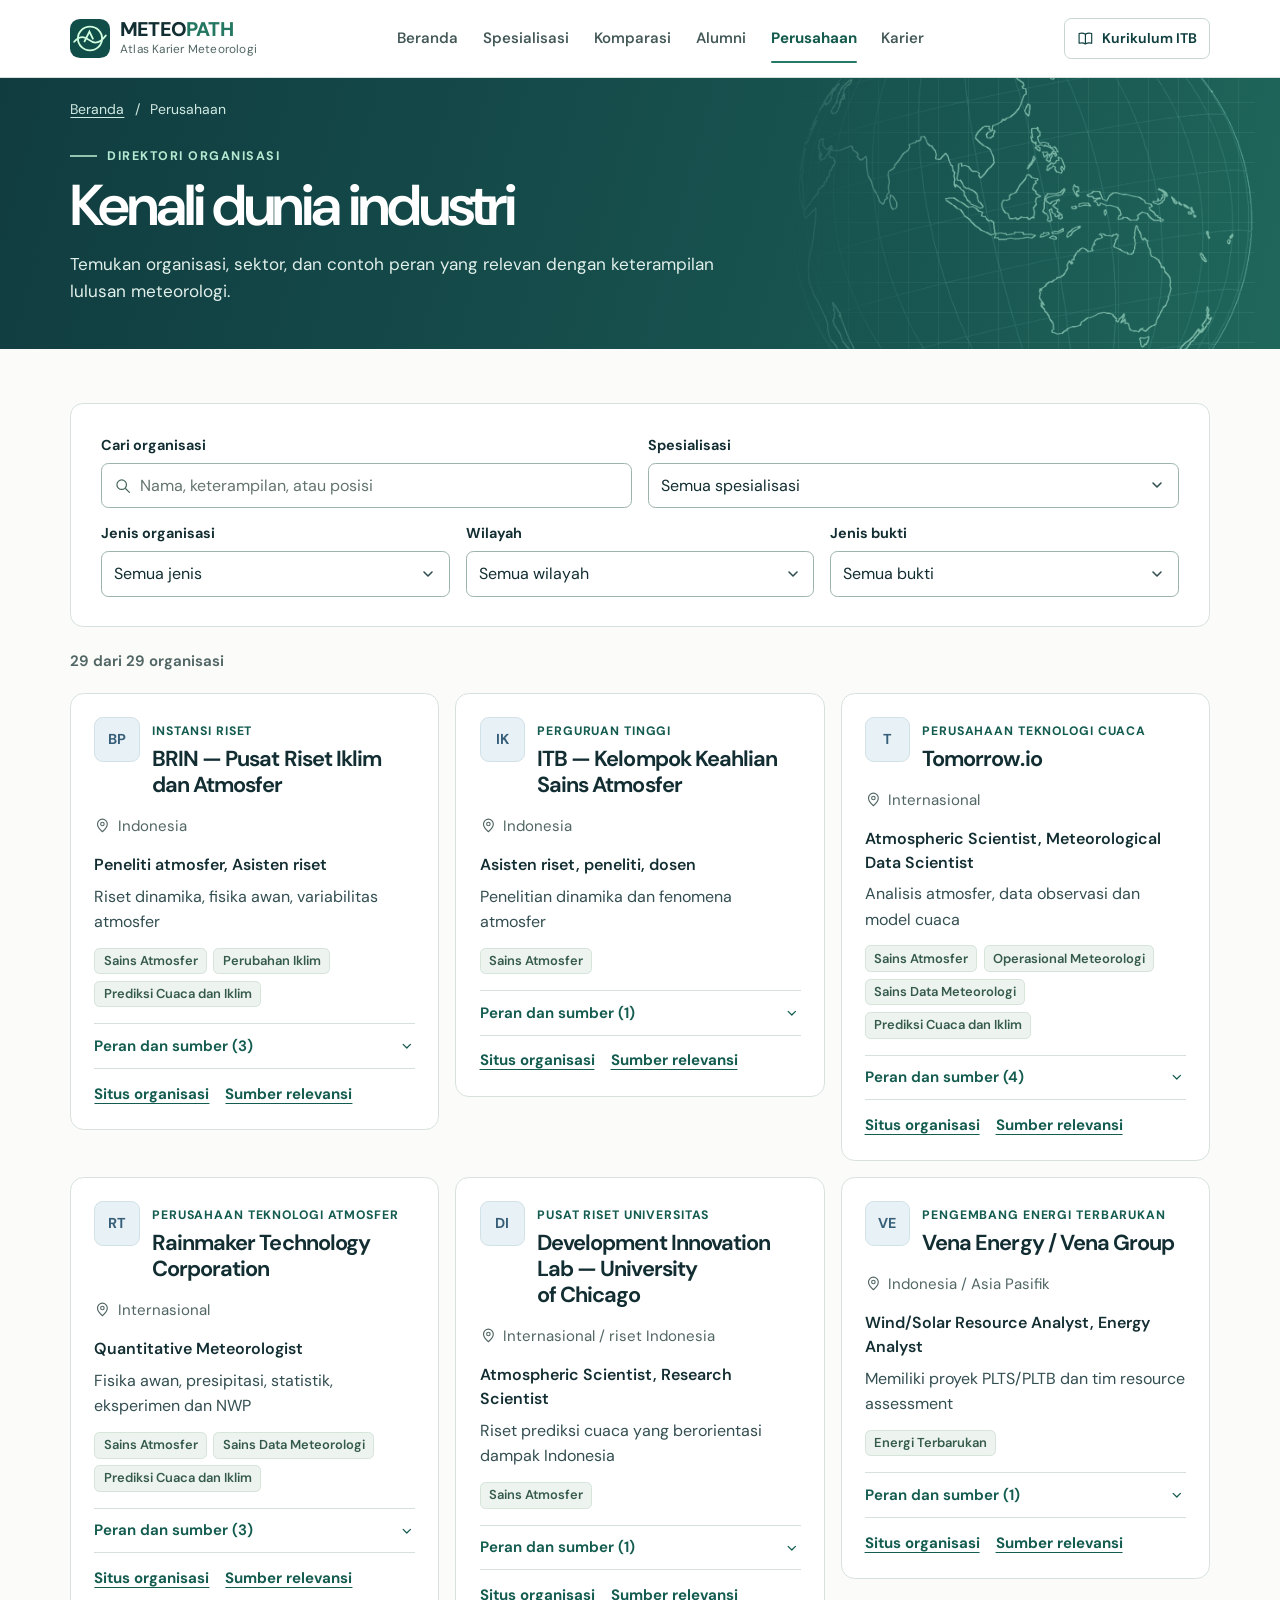
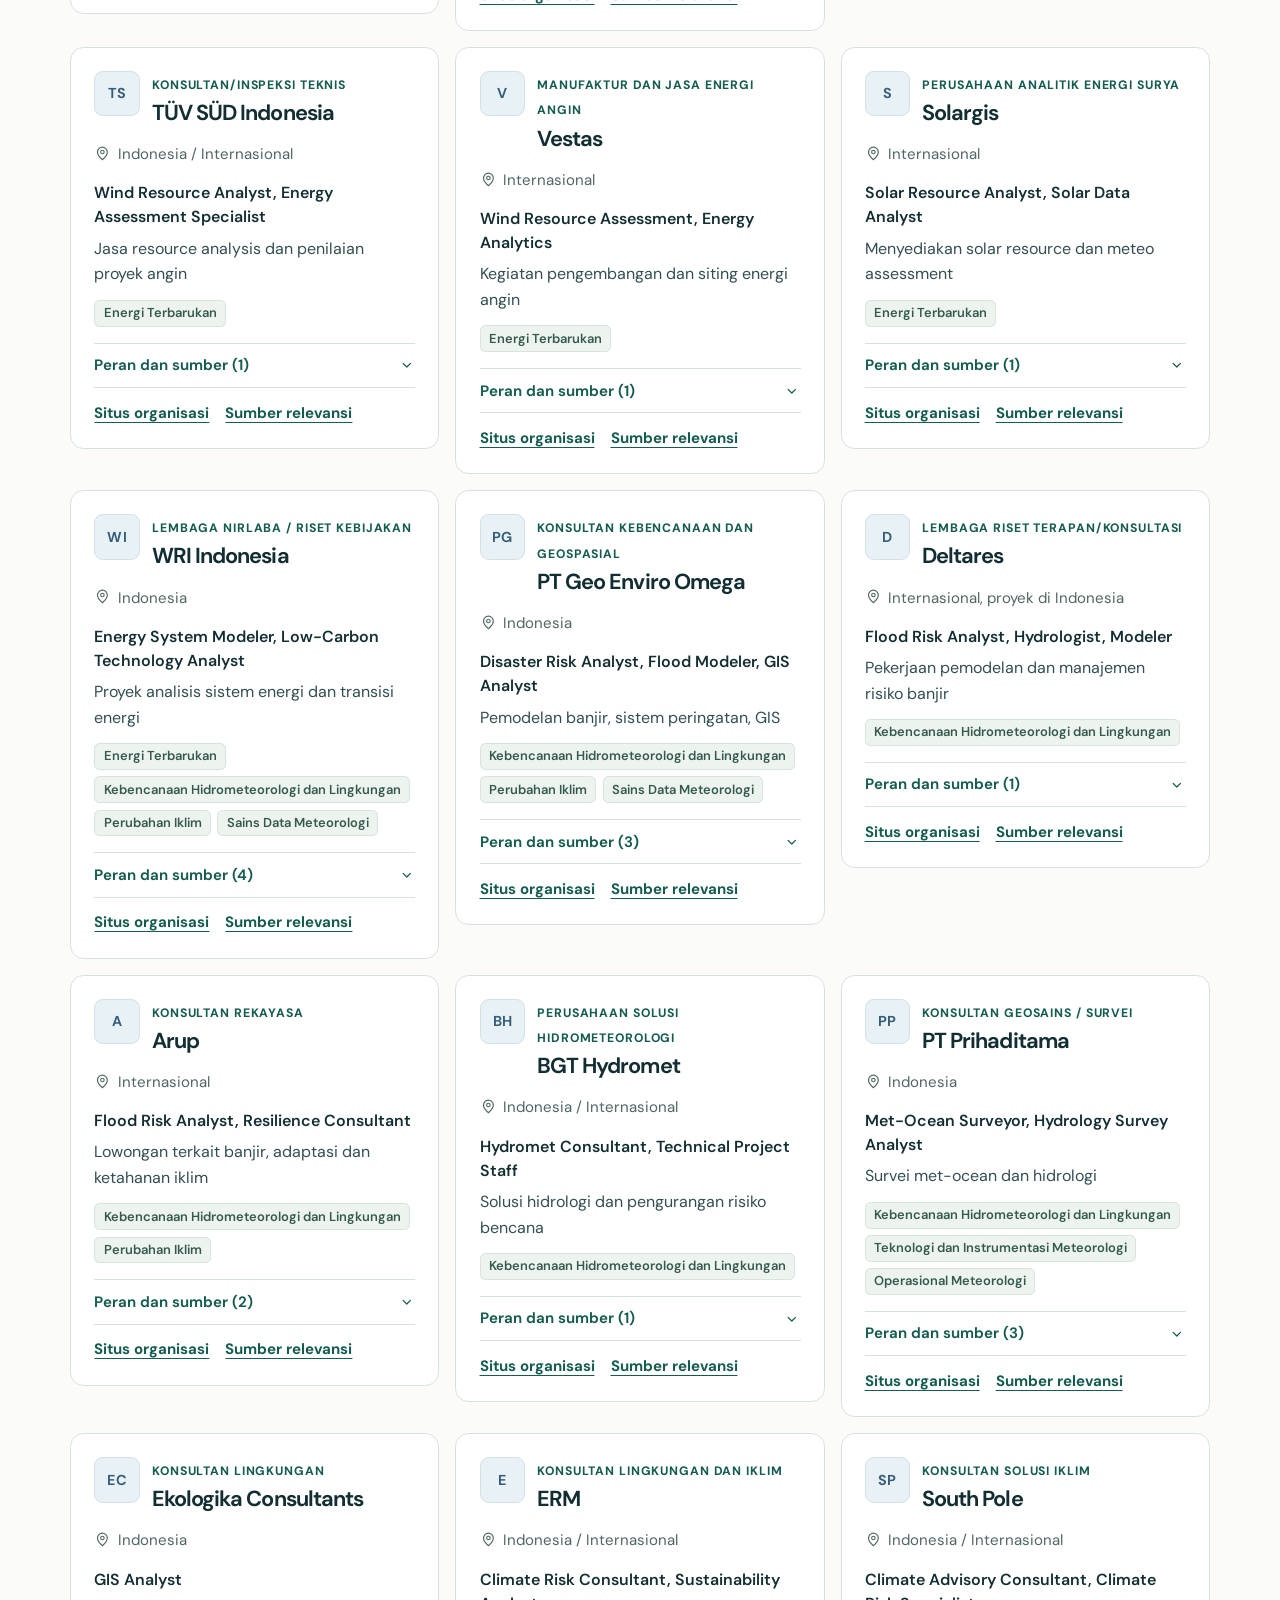
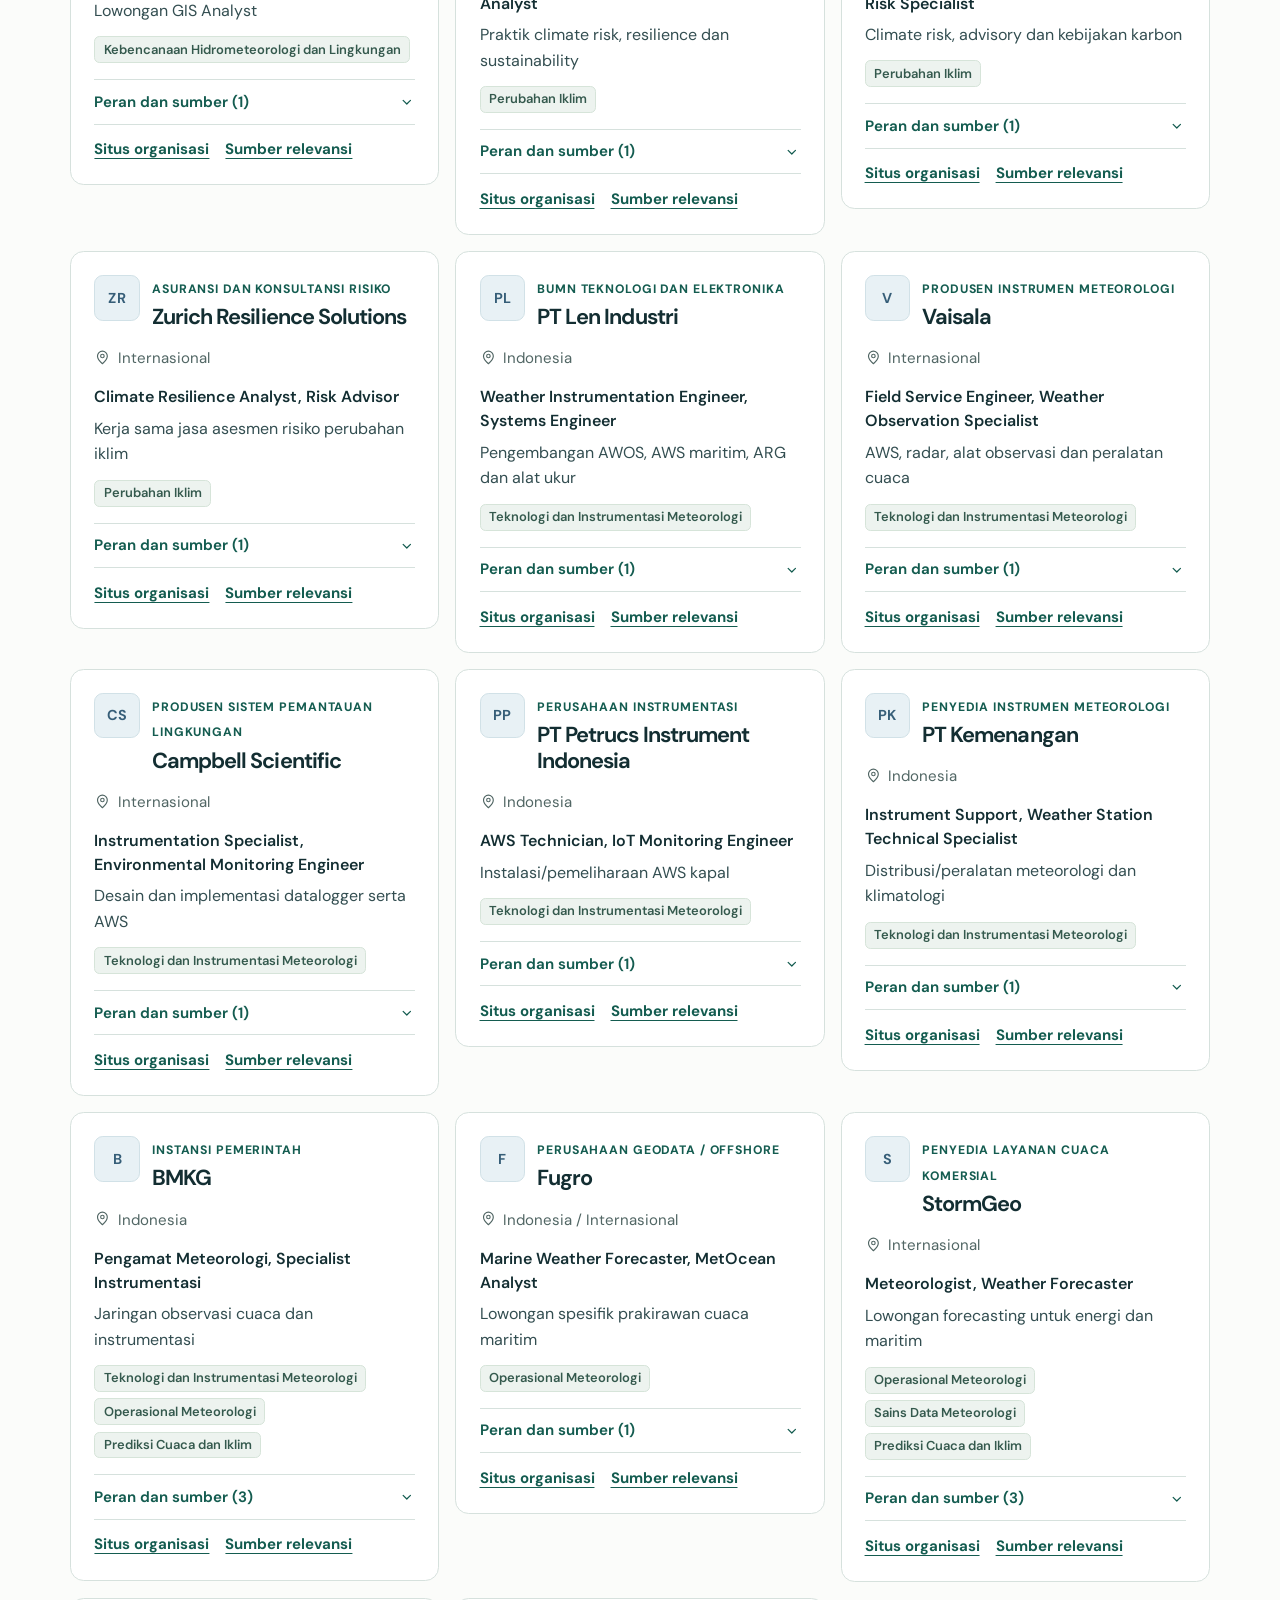
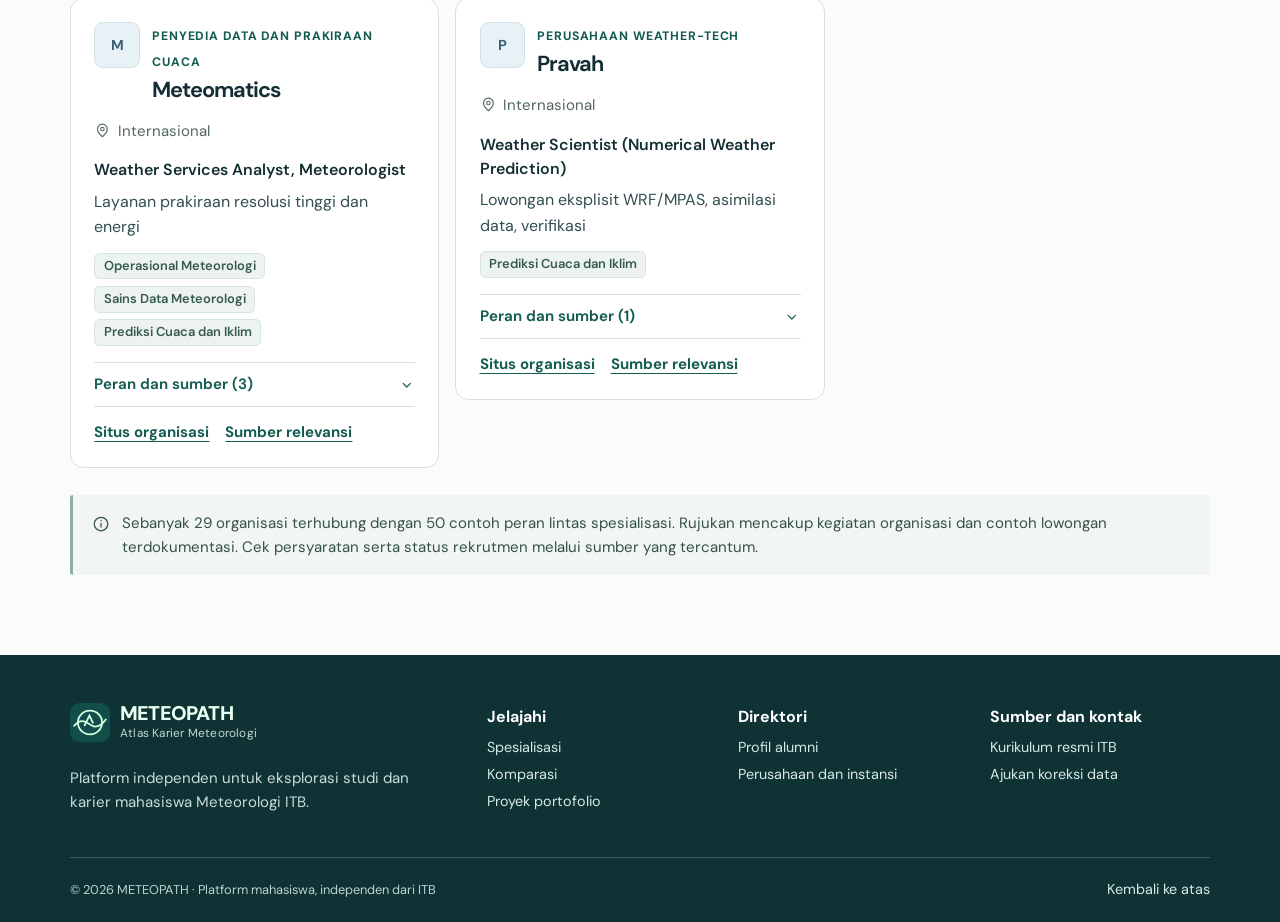
<file: perusahaan.html>
<!doctype html>
<html lang="id">
<head>
  <meta charset="utf-8">
  <meta name="viewport" content="width=device-width, initial-scale=1">
  <meta name="theme-color" content="#103f40">
  <title>Direktori Perusahaan | METEOPATH</title>
  <meta name="description" content="Temukan organisasi, sektor, dan contoh peran yang relevan dengan keterampilan lulusan meteorologi.">
  <link rel="canonical" href="https://zeezieprog.github.io/Meteopath/perusahaan.html">
  <meta property="og:type" content="website">
  <meta property="og:locale" content="id_ID">
  <meta property="og:title" content="Direktori Perusahaan | METEOPATH">
  <meta property="og:description" content="Temukan organisasi, sektor, dan contoh peran yang relevan dengan keterampilan lulusan meteorologi.">
  <meta property="og:url" content="https://zeezieprog.github.io/Meteopath/perusahaan.html">
  <meta property="og:image" content="https://zeezieprog.github.io/Meteopath/assets/atmosfer.webp">
  <meta name="twitter:card" content="summary_large_image">
  <link rel="icon" type="image/svg+xml" href="favicon.svg">
  <link rel="preload" href="assets/fonts/dm-sans.woff" as="font" type="font/woff" crossorigin>

  <link rel="stylesheet" href="assets/atlas.css">
  <script defer src="data.js"></script>
  <script defer src="assets/atlas.js"></script>
  <script defer src="assets/direktori.js"></script>
</head>
<body data-page="perusahaan">
  <a class="skip" href="#utama">Lewati ke konten utama</a>
  <header class="site-header" id="top">
    <div class="wrap header-inner">
      <a class="brand" href="index.html" aria-label="Meteopath, beranda"><img src="favicon.svg" width="40" height="40" alt=""><span class="brand-type"><strong>METEO<span>PATH</span></strong><small>Atlas Karier Meteorologi</small></span></a>
      <button type="button" class="menu-toggle" id="menuToggle" aria-controls="navMenu" aria-expanded="false"><svg class="icon" aria-hidden="true" focusable="false"><use href="assets/icons.svg#menu"></use></svg><span>Menu</span></button>
      <nav class="main-nav" id="navMenu" aria-label="Navigasi utama">
          <a href="index.html">Beranda</a>
          <a href="spesialisasi.html">Spesialisasi</a>
          <a href="bandingkan.html">Komparasi</a>
          <a href="alumni.html">Alumni</a>
          <a href="perusahaan.html" aria-current="page">Perusahaan</a>
          <a href="karier.html">Karier</a>
      </nav>
      <a class="curriculum-link" href="https://meteo.itb.ac.id/?lang=id&amp;page_id=2621" target="_blank" rel="noopener noreferrer"><svg class="icon" aria-hidden="true" focusable="false"><use href="assets/icons.svg#book"></use></svg>Kurikulum ITB</a>
    </div>
  </header>
  <main id="utama" tabindex="-1">
    <section class="page-mast" aria-labelledby="judul">
      <div class="wrap mast-inner">
        <nav class="crumbs" aria-label="Lokasi halaman"><a href="index.html">Beranda</a><span aria-hidden="true">/</span><span aria-current="page">Perusahaan</span></nav>
        <div class="mast-copy"><p class="eyebrow">Direktori organisasi</p><h1 id="judul">Kenali dunia industri</h1><p>Temukan organisasi, sektor, dan contoh peran yang relevan dengan keterampilan lulusan meteorologi.</p></div>
        <div class="mast-art" aria-hidden="true"><img src="assets/globe.webp" alt="" width="540" height="540"></div>
      </div>
    </section>    <section id="perusahaan" class="section-block directory"><div class="wrap">
      <div class="filter-surface"><div class="directory-toolbar company-toolbar"><label class="field search-field" for="companySearch"><span>Cari organisasi</span><span class="search-input"><svg class="icon" aria-hidden="true" focusable="false"><use href="assets/icons.svg#search"></use></svg><input type="search" id="companySearch" placeholder="Nama, keterampilan, atau posisi" autocomplete="off"></span></label><label class="field" for="companyFilter"><span>Spesialisasi</span><select id="companyFilter"></select></label><label class="field" for="companyTypeFilter"><span>Jenis organisasi</span><select id="companyTypeFilter"></select></label><label class="field" for="companyRegionFilter"><span>Wilayah</span><select id="companyRegionFilter"></select></label><label class="field" for="companyEvidenceFilter"><span>Jenis bukti</span><select id="companyEvidenceFilter"><option value="all">Semua bukti</option><option value="lowongan">Contoh lowongan terdokumentasi</option><option value="sektor">Relevansi sektor, proyek, atau karier</option></select></label></div></div>
      <div class="results-line"><p id="companyCount" class="result-count" role="status"></p><button class="reset-link" type="button" id="companyReset" hidden>Hapus filter</button></div><noscript><p class="note">Aktifkan JavaScript untuk menggunakan pencarian, filter, dan informasi interaktif di halaman ini.</p></noscript><div class="directory-grid" id="companyGrid"></div>
      <div class="note"><svg class="icon" aria-hidden="true" focusable="false"><use href="assets/icons.svg#info"></use></svg><p>Sebanyak 29 organisasi terhubung dengan 50 contoh peran lintas spesialisasi. Rujukan mencakup kegiatan organisasi dan contoh lowongan terdokumentasi. Cek persyaratan serta status rekrutmen melalui sumber yang tercantum.</p></div>
    </div></section>
  </main>
  <footer class="site-footer">
    <div class="wrap footer-grid">
      <div class="footer-brand"><a class="brand" href="index.html" aria-label="Meteopath, beranda"><img src="favicon.svg" width="40" height="40" alt=""><span class="brand-type"><strong>METEO<span>PATH</span></strong><small>Atlas Karier Meteorologi</small></span></a><p>Platform independen untuk eksplorasi studi dan karier mahasiswa Meteorologi ITB.</p></div>
      <div><h2>Jelajahi</h2><a href="spesialisasi.html">Spesialisasi</a><a href="bandingkan.html">Komparasi</a><a href="karier.html#proyek">Proyek portofolio</a></div>
      <div><h2>Direktori</h2><a href="alumni.html">Profil alumni</a><a href="perusahaan.html">Perusahaan dan instansi</a></div>
      <div><h2>Sumber dan kontak</h2><a href="https://meteo.itb.ac.id/?lang=id&amp;page_id=2621" target="_blank" rel="noopener noreferrer">Kurikulum resmi ITB</a><a href="https://github.com/zeezieprog/Meteopath/issues/new" target="_blank" rel="noopener noreferrer">Ajukan koreksi data</a></div>
    </div>
    <div class="wrap footer-base"><span>© 2026 METEOPATH · Platform mahasiswa, independen dari ITB</span><a href="#top">Kembali ke atas</a></div>
  </footer>
</body>
</html>
</file>
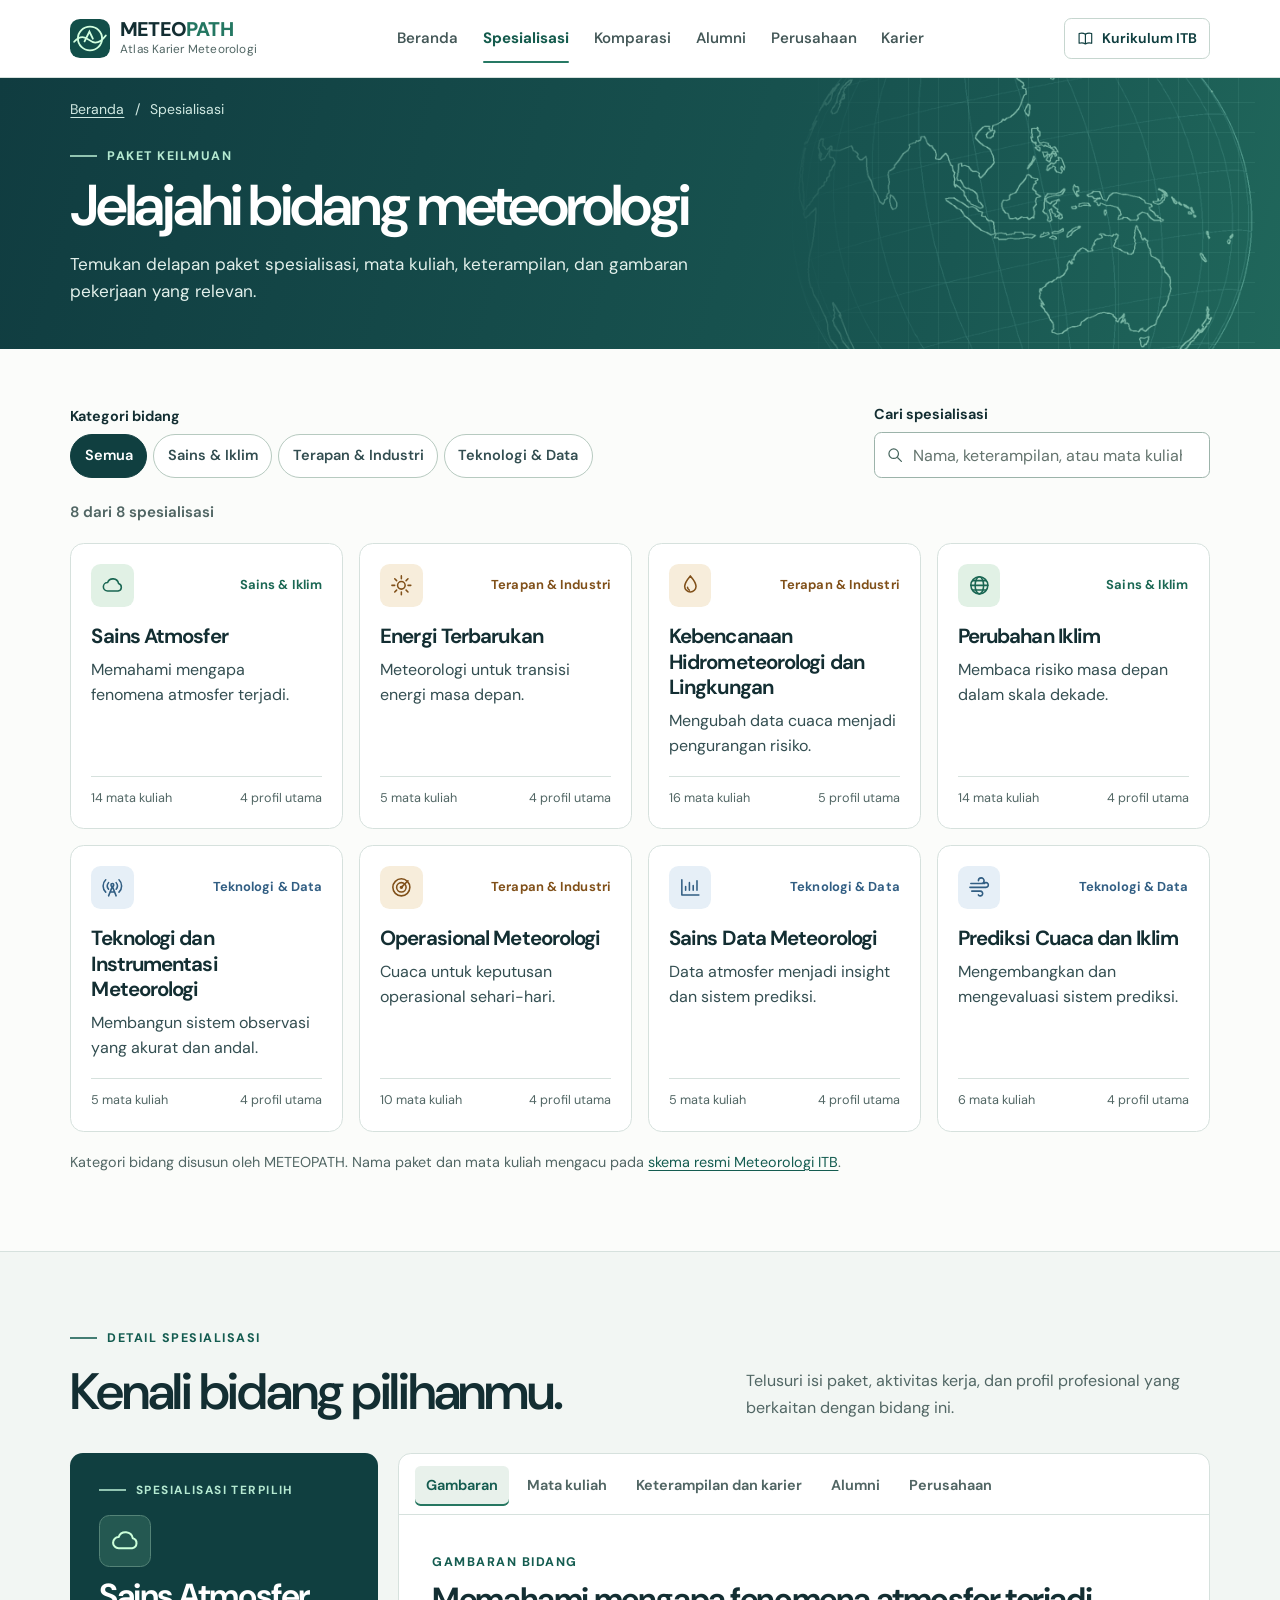
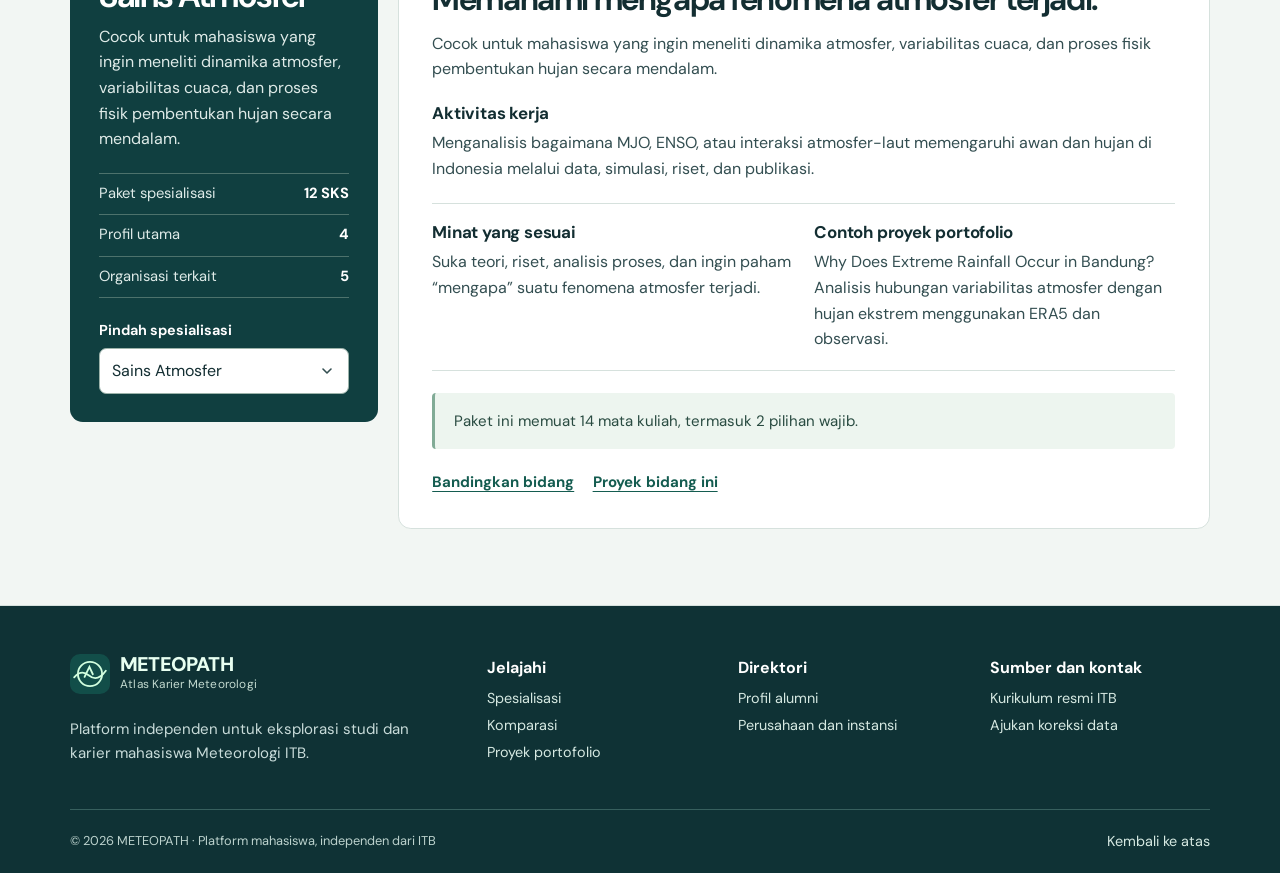
<file: spesialisasi.html>
<!doctype html>
<html lang="id">
<head>
  <meta charset="utf-8">
  <meta name="viewport" content="width=device-width, initial-scale=1">
  <meta name="theme-color" content="#103f40">
  <title>Spesialisasi Meteorologi | METEOPATH</title>
  <meta name="description" content="Jelajahi delapan spesialisasi, mata kuliah, dan simulasi paket 12 SKS pada Kurikulum 2024 Meteorologi ITB.">
  <link rel="canonical" href="https://zeezieprog.github.io/Meteopath/spesialisasi.html">
  <meta property="og:type" content="website">
  <meta property="og:locale" content="id_ID">
  <meta property="og:title" content="Spesialisasi Meteorologi | METEOPATH">
  <meta property="og:description" content="Jelajahi delapan spesialisasi, mata kuliah, dan simulasi paket 12 SKS pada Kurikulum 2024 Meteorologi ITB.">
  <meta property="og:url" content="https://zeezieprog.github.io/Meteopath/spesialisasi.html">
  <meta property="og:image" content="https://zeezieprog.github.io/Meteopath/assets/atmosfer.webp">
  <meta name="twitter:card" content="summary_large_image">
  <link rel="icon" type="image/svg+xml" href="favicon.svg">
  <link rel="preload" href="assets/fonts/dm-sans.woff" as="font" type="font/woff" crossorigin>

  <link rel="stylesheet" href="assets/atlas.css">
  <script defer src="data.js"></script>
  <script defer src="assets/atlas.js"></script>
  <script defer src="curriculum.js"></script>
  <script defer src="assets/spesialisasi.js"></script>
</head>
<body data-page="spesialisasi">
  <a class="skip" href="#utama">Lewati ke konten utama</a>
  <header class="site-header" id="top">
    <div class="wrap header-inner">
      <a class="brand" href="index.html" aria-label="Meteopath, beranda"><img src="favicon.svg" width="40" height="40" alt=""><span class="brand-type"><strong>METEO<span>PATH</span></strong><small>Atlas Karier Meteorologi</small></span></a>
      <button type="button" class="menu-toggle" id="menuToggle" aria-controls="navMenu" aria-expanded="false"><svg class="icon" aria-hidden="true" focusable="false"><use href="assets/icons.svg#menu"></use></svg><span>Menu</span></button>
      <nav class="main-nav" id="navMenu" aria-label="Navigasi utama">
          <a href="index.html">Beranda</a>
          <a href="spesialisasi.html" aria-current="page">Spesialisasi</a>
          <a href="bandingkan.html">Komparasi</a>
          <a href="alumni.html">Alumni</a>
          <a href="perusahaan.html">Perusahaan</a>
          <a href="karier.html">Karier</a>
      </nav>
      <a class="curriculum-link" href="https://meteo.itb.ac.id/?lang=id&amp;page_id=2621" target="_blank" rel="noopener noreferrer"><svg class="icon" aria-hidden="true" focusable="false"><use href="assets/icons.svg#book"></use></svg>Kurikulum ITB</a>
    </div>
  </header>
  <main id="utama" tabindex="-1">
    <section class="page-mast" aria-labelledby="judul">
      <div class="wrap mast-inner">
        <nav class="crumbs" aria-label="Lokasi halaman"><a href="index.html">Beranda</a><span aria-hidden="true">/</span><span aria-current="page">Spesialisasi</span></nav>
        <div class="mast-copy"><p class="eyebrow">Paket keilmuan</p><h1 id="judul">Jelajahi bidang meteorologi</h1><p>Temukan delapan paket spesialisasi, mata kuliah, keterampilan, dan gambaran pekerjaan yang relevan.</p></div>
        <div class="mast-art" aria-hidden="true"><img src="assets/globe.webp" alt="" width="540" height="540"></div>
      </div>
    </section>    <section id="spesialisasi" class="section-block catalog"><div class="wrap">
      <div class="catalog-toolbar">
        <div class="filter-group"><span class="field-name">Kategori bidang</span><div id="categoryFilters" class="pills" role="group" aria-label="Kategori bidang"></div></div>
        <label class="field search-field" for="specSearch"><span>Cari spesialisasi</span><span class="search-input"><svg class="icon" aria-hidden="true" focusable="false"><use href="assets/icons.svg#search"></use></svg><input type="search" id="specSearch" placeholder="Nama, keterampilan, atau mata kuliah" autocomplete="off"></span></label>
      </div>
      <div class="results-line"><p id="specCount" class="result-count" role="status"></p><button class="reset-link" type="button" id="specReset" hidden>Hapus filter</button></div><noscript><p class="note">Aktifkan JavaScript untuk menggunakan pencarian, filter, dan informasi interaktif di halaman ini.</p></noscript><div class="spec-grid" id="specGrid"></div>
      <p class="source-note">Kategori bidang disusun oleh METEOPATH. Nama paket dan mata kuliah mengacu pada <a href="https://meteo.itb.ac.id/?lang=id&amp;page_id=2621" target="_blank" rel="noopener noreferrer">skema resmi Meteorologi ITB</a>.</p>
    </div></section>
    <section class="section-block detail-section" id="detail"><div class="wrap">
      <div class="section-head"><div><p class="eyebrow">Detail spesialisasi</p><h2>Kenali bidang pilihanmu.</h2></div><p class="section-intro">Telusuri isi paket, aktivitas kerja, dan profil profesional yang berkaitan dengan bidang ini.</p></div>
      <div class="detail-layout">
        <aside class="detail-side"><p class="eyebrow">Spesialisasi terpilih</p><div id="detailSide"></div><label class="field" for="detailPicker"><span>Pindah spesialisasi</span><select id="detailPicker"></select></label></aside>
        <div class="detail-surface"><div class="tabs" role="tablist" aria-label="Detail spesialisasi" id="detailTabs"><button type="button" id="tab-overview" role="tab" aria-selected="true" tabindex="0" aria-controls="detailBody" data-tab="overview">Gambaran</button>
<button type="button" id="tab-courses" role="tab" aria-selected="false" tabindex="-1" aria-controls="detailBody" data-tab="courses">Mata kuliah</button>
<button type="button" id="tab-skills" role="tab" aria-selected="false" tabindex="-1" aria-controls="detailBody" data-tab="skills">Keterampilan dan karier</button>
<button type="button" id="tab-alumni" role="tab" aria-selected="false" tabindex="-1" aria-controls="detailBody" data-tab="alumni">Alumni</button>
<button type="button" id="tab-companies" role="tab" aria-selected="false" tabindex="-1" aria-controls="detailBody" data-tab="companies">Perusahaan</button></div><div class="panel-body" id="detailBody" role="tabpanel" tabindex="0" aria-labelledby="tab-overview"></div></div>
      </div>
    </div></section>
  </main>
  <footer class="site-footer">
    <div class="wrap footer-grid">
      <div class="footer-brand"><a class="brand" href="index.html" aria-label="Meteopath, beranda"><img src="favicon.svg" width="40" height="40" alt=""><span class="brand-type"><strong>METEO<span>PATH</span></strong><small>Atlas Karier Meteorologi</small></span></a><p>Platform independen untuk eksplorasi studi dan karier mahasiswa Meteorologi ITB.</p></div>
      <div><h2>Jelajahi</h2><a href="spesialisasi.html">Spesialisasi</a><a href="bandingkan.html">Komparasi</a><a href="karier.html#proyek">Proyek portofolio</a></div>
      <div><h2>Direktori</h2><a href="alumni.html">Profil alumni</a><a href="perusahaan.html">Perusahaan dan instansi</a></div>
      <div><h2>Sumber dan kontak</h2><a href="https://meteo.itb.ac.id/?lang=id&amp;page_id=2621" target="_blank" rel="noopener noreferrer">Kurikulum resmi ITB</a><a href="https://github.com/zeezieprog/Meteopath/issues/new" target="_blank" rel="noopener noreferrer">Ajukan koreksi data</a></div>
    </div>
    <div class="wrap footer-base"><span>© 2026 METEOPATH · Platform mahasiswa, independen dari ITB</span><a href="#top">Kembali ke atas</a></div>
  </footer>
</body>
</html>
</file>
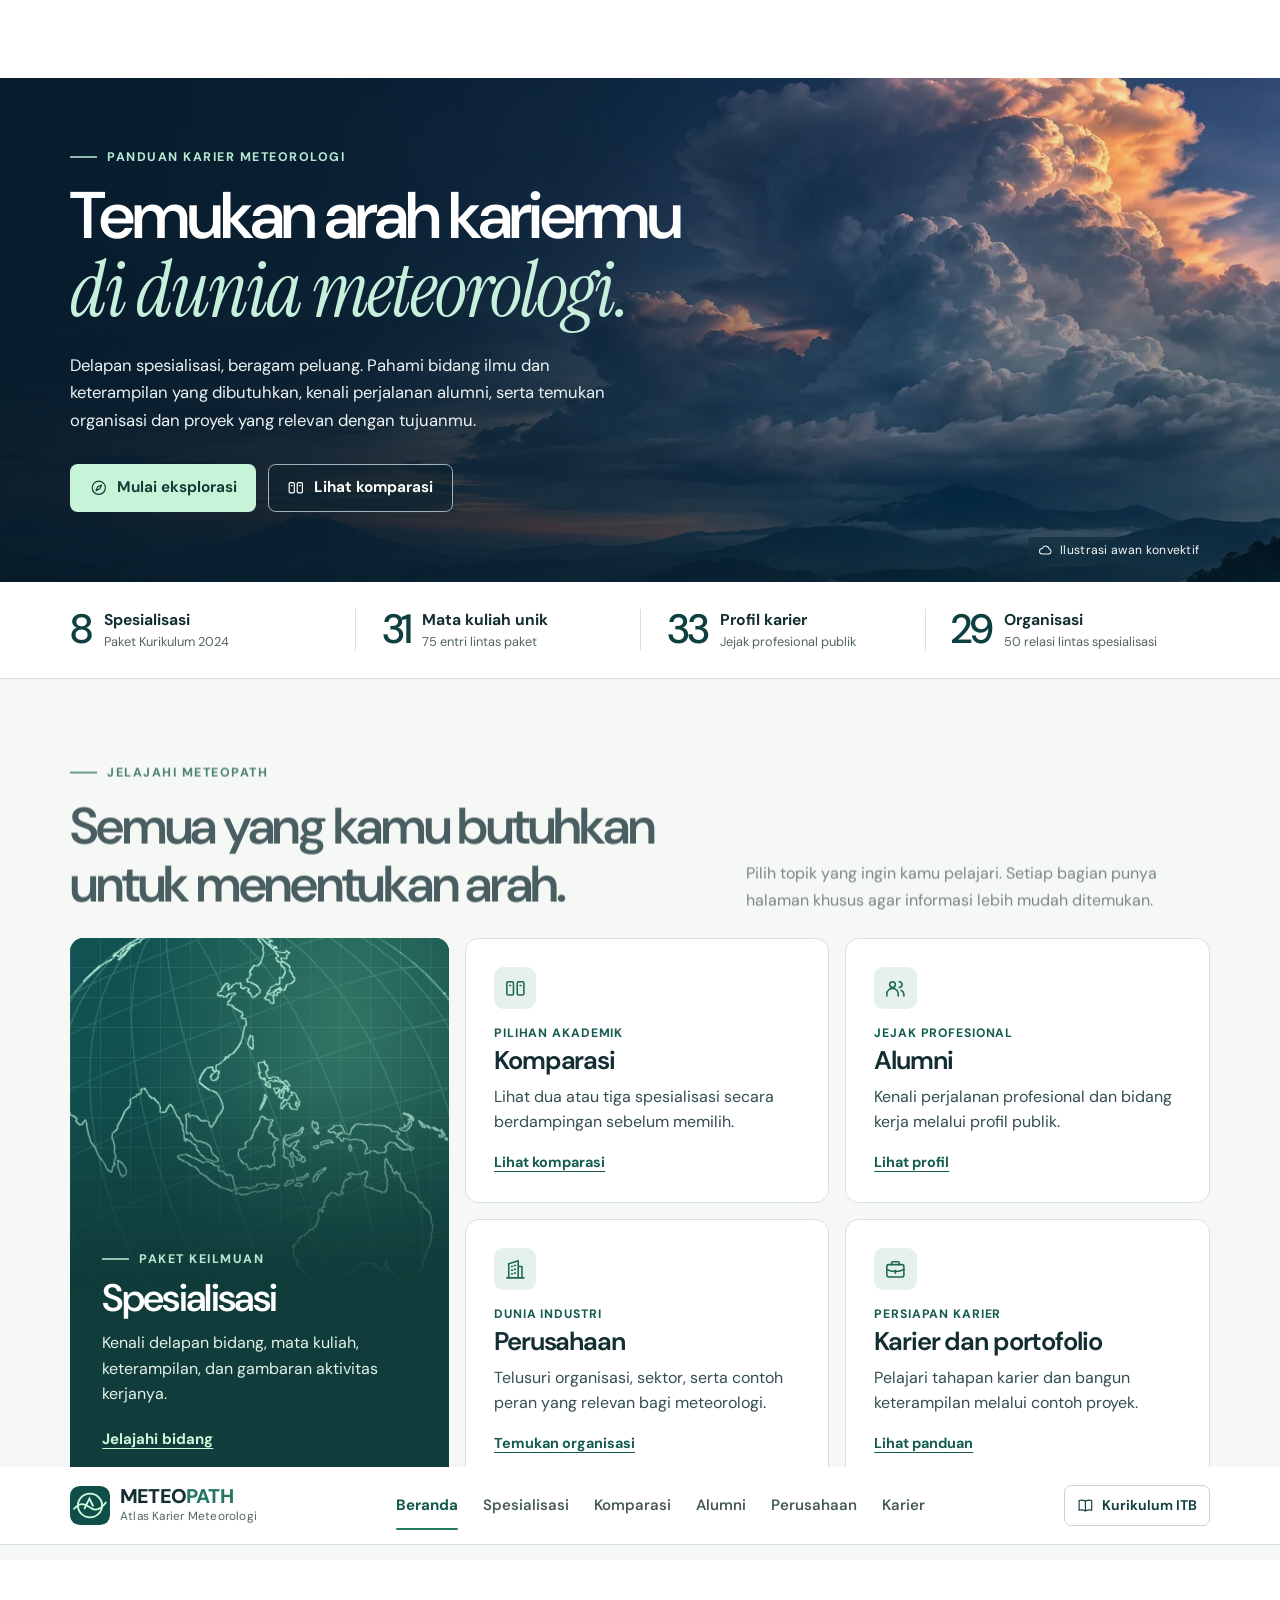
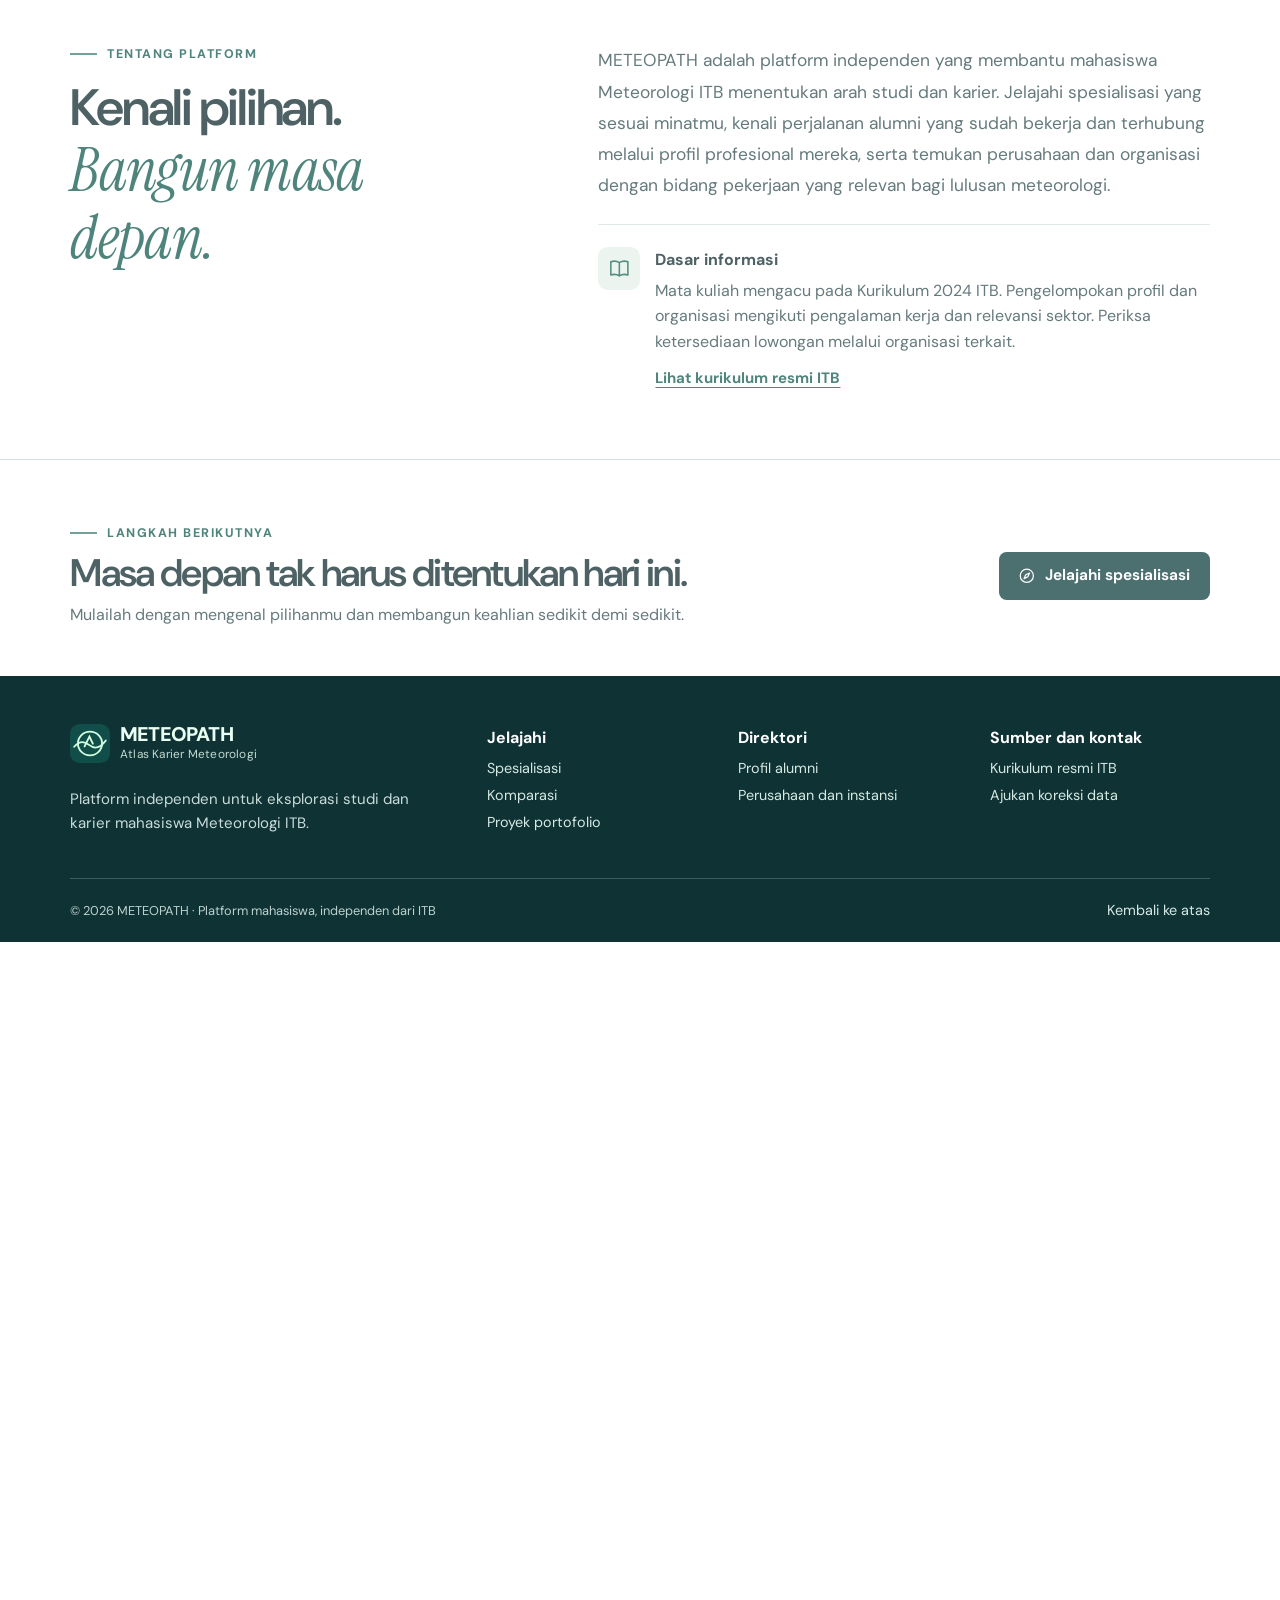
<file: tentang.html>
<!doctype html>
<html lang="id">
<head>
  <meta charset="utf-8">
  <meta name="viewport" content="width=device-width, initial-scale=1">
  <meta name="robots" content="noindex, follow">
  <meta http-equiv="refresh" content="0; url=./index.html#tentang">
  <link rel="canonical" href="https://zeezieprog.github.io/Meteopath/">
  <link rel="stylesheet" href="assets/atlas.css">
  <title>Tentang METEOPATH</title>
</head>
<body><main class="wrap section-block"><h1>Tentang METEOPATH</h1><p>Informasi platform tersedia di <a href="./index.html#tentang">bagian tentang METEOPATH di beranda</a>.</p></main></body>
</html>
</file>
<file: assets/atlas.css>
@font-face {
  font-family: "DM Sans";
  src: url("fonts/dm-sans.woff") format("woff");
  font-weight: 100 1000;
  font-style: normal;
  font-display: swap;
}
@font-face {
  font-family: "Instrument Serif";
  src: url("fonts/instrument-serif-italic.woff") format("woff");
  font-style: italic;
  font-weight: 400;
  font-display: swap;
}
:root {
  color-scheme: light;
  --ink: #132e32;
  --body: #334e51;
  --muted: #516664;
  --green: #145c50;
  --deep: #103f40;
  --line: #d6e1dd;
  --wash: #f2f6f3;
  --light: #d2f5e2;
  --white: #fff;
  --wrap: 80rem;
  --pad: clamp(1.15rem, 5.5vw, 6rem);
  --section: clamp(3.5rem, 6vw, 6rem);
  font-family: "DM Sans", system-ui, -apple-system, "Segoe UI", sans-serif;
  font-size: 100%;
  line-height: 1.6;
  font-synthesis: none;
  -webkit-text-size-adjust: 100%;
}
*, *::before, *::after { box-sizing: border-box }
body { margin: 0; color: var(--body); background: #fff; }
[hidden] { display: none !important }
a { color: var(--green); text-underline-offset: .22em; text-decoration-thickness: .08em }
a:hover { text-decoration-thickness: .14em }
button, input, select, textarea { font: inherit; color: inherit }
button, select, summary, input[type="checkbox"] { cursor: pointer }
button:disabled, input:disabled { cursor: default }
button { background: none; border: 0 }
input, select, textarea { max-width: 100% }
img { display: block; max-width: 100% }
h1, h2, h3, h4, p, dl, dd, ul, ol { margin: 0 }
h1, h2, h3, h4 { color: var(--ink); line-height: 1.13; text-wrap: pretty }
h1, h2, h3 { letter-spacing: -.044em }
h1 { font-weight: 610 }
h2 { font-size: clamp(2.1rem, 4vw, 3.5rem); font-weight: 580 }
h3 { font-size: 1.45rem; font-weight: 660 }
h4 { font-size: 1.06rem; font-weight: 690; letter-spacing: -.012em }
em { font-family: "Instrument Serif", Georgia, serif; font-weight: 400; font-style: italic; letter-spacing: -.012em }
:focus-visible { outline: 3px solid #086da0; outline-offset: 4px }
:is(.hero,.page-mast,.detail-side,.guide-cover,.site-footer,.feature-lead) :focus-visible { outline-color: #ffc977 }
:where(section[id],main[id],header[id],.project-card[id]) { scroll-margin-top: 5.8rem }
::selection { background: #d3f5d6; color: #163c34 }
.wrap { width: min(var(--wrap), calc(100% - var(--pad) * 2)); margin-inline: auto }
.section-block { padding-block: var(--section) }
.icon { width: 1.2em; height: 1.2em; flex: 0 0 auto; vertical-align: middle }
.sr, .skip:not(:focus) { position: absolute; width: 1px; height: 1px; padding: 0; margin: -1px; overflow: hidden; clip: rect(0,0,0,0); white-space: nowrap; border: 0 }
.skip:focus { position: fixed; top: .5rem; left: .5rem; z-index: 50; padding: .65rem 1rem; background: white; color: var(--green) }
#utama:focus { outline: none }
.eyebrow, .panel-kicker, .card-kicker { color: var(--green); font-size: .78rem; font-weight: 730; line-height: 1.45; letter-spacing: .12em; text-transform: uppercase }
.eyebrow { display: flex; align-items: center; gap: .65rem; margin-bottom: 1rem }
.eyebrow::before { content: ""; width: 1.65rem; height: 2px; background: currentColor; opacity: .78 }
.panel-kicker { display: inline-block; margin-bottom: .65rem }
.card-kicker { letter-spacing: .072em; font-size: .765rem }
.text-link, .card-action, .light-action { font-weight: 690; text-decoration: underline; text-underline-offset: .28em }
.text-link { font-size: .94rem }
.section-head { display: flex; align-items: end; justify-content: space-between; gap: 2rem; margin-bottom: 2rem }
.section-head > :first-child { flex: 1 }
.section-intro { max-width: 29rem; color: var(--muted); line-height: 1.65 }
.actions, .panel-links, .guide-links, .directory-links, .copy-controls { display: flex; flex-wrap: wrap; align-items: center; gap: .75rem 1.15rem }
.button {
  display: inline-flex; align-items: center; justify-content: center; gap: .6rem;
  min-height: 3rem; padding: .7rem 1.15rem; border: 1px solid transparent; border-radius: .48rem;
  font-size: .96rem; line-height: 1.4; font-weight: 680; text-decoration: none; transition: background .15s, border-color .15s;
}
.button .icon { width: 1.1rem; height: 1.1rem }
.button.primary { background: #c7f4d8; color: #153b35 }
.button.primary:hover { background: #e0ffeb }
.button.transparent { color: white; border-color: #a1b3b9; background: rgba(12,34,46,.55) }
.button.transparent:hover { background: #234451; border-color: white }
.button.solid { color: #fff; background: var(--deep) }
.button.solid:hover { background: var(--green) }
.button.outlined { color: var(--green); background: white; border-color: #92aaa0 }
.button.outlined:hover { background: var(--wash) }

.site-header { position: sticky; z-index: 10; top: 0; background: #fff; border-bottom: 1px solid var(--line) }
.header-inner { display: flex; align-items: center; justify-content: space-between; gap: 1.1rem; min-height: 4.8rem }
.brand { display: inline-flex; align-items: center; flex: 0 0 auto; gap: .65rem; text-decoration: none; color: var(--ink) }
.brand img { width: 2.45rem; height: 2.45rem }
.brand-type { display: grid; gap: .08rem; line-height: 1 }
.brand-type strong { color: var(--ink); font-size: 1.24rem; letter-spacing: -.04em; font-weight: 830 }
.brand-type strong span { color: #247762 }
.brand-type small { font-size: .74rem; color: var(--muted); letter-spacing: .018em; line-height: 1.4 }
.main-nav { display: flex; align-items: stretch; align-self: stretch; gap: clamp(.62rem,1.7vw,1.75rem) }
.main-nav a { display: inline-flex; align-items: center; position: relative; padding: .2rem .1rem; color: #435757; font-size: .94rem; font-weight: 570; text-decoration: none }
.main-nav a:is(:hover,[aria-current]) { color: #145b4d }
.main-nav a[aria-current] { font-weight: 730 }
.main-nav a[aria-current]::after { content: ""; position: absolute; bottom: .85rem; left: .1rem; right: .1rem; height: 2px; background: #267964; border-radius: 2px }
.curriculum-link { display: inline-flex; gap: .48rem; align-items: center; flex: 0 0 auto; border: 1px solid #c6d6cf; border-radius: .45rem; padding: .52rem .75rem; color: var(--deep); text-decoration: none; font-size: .875rem; font-weight: 650 }
.curriculum-link:hover { background: var(--wash) }
.menu-toggle { display: none }

.hero { position: relative; isolation: isolate; overflow: hidden; background: #0b283a; color: #fff }
.hero-image, .hero::before { position: absolute; inset: 0; z-index: -1 }
.hero-image img { width: 100%; height: 100%; object-fit: cover; object-position: center 45% }
.hero::before { content: ""; z-index: 0; background: linear-gradient(90deg,rgba(7,27,42,.94) 0%,rgba(8,29,44,.86) 25%,rgba(9,30,45,.62) 45%,rgba(9,30,45,.04) 73%), linear-gradient(0deg,rgba(7,29,37,.46),transparent 22%) }
.hero-inner { position: relative; display: flex; align-items: center; min-height: clamp(30rem, 37vw, 39rem); padding-block: clamp(3.75rem, 5.5vw, 6rem) }
.hero-copy { width: min(61%,48rem) }
.hero .eyebrow, .page-mast .eyebrow, .feature-lead .eyebrow, .detail-side .eyebrow, .guide-cover .eyebrow { color: #b5e9d1 }
.hero h1 { font-size: clamp(3.15rem,5.15vw,5.35rem); color: #fff; line-height: 1.025; letter-spacing: -.046em; font-weight: 570 }
.hero h1 em { color: #c6efdc; font-size: 1.17em; letter-spacing: -.027em; line-height: 1.04 }
.hero-desc { margin-top: 1.35rem; max-width: 34rem; color: #edf3f4; font-size: clamp(1rem,1.3vw,1.115rem); line-height: 1.65 }
.hero .actions { margin-top: 1.85rem; gap: .7rem }
.photo-credit { position: absolute; right: 0; bottom: 1.1rem; display: inline-flex; gap: .45rem; align-items: center; font-size: .76rem; letter-spacing: .025em; color: #f5f8f8; padding: .26rem .64rem; background: #112f40be; border-radius: .26rem }
.metrics { border-bottom: 1px solid var(--line); background: #fff }
.metrics-grid { display: grid; grid-template-columns: repeat(4,minmax(0,1fr)); padding-block: 1.7rem }
.metrics-grid > div { padding-inline: clamp(.7rem,2.0vw,2.3rem); border-left: 1px solid var(--line); display: grid; align-content: center; align-items: end; column-gap: clamp(.5rem,1vw,1rem); grid-template-columns: auto 1fr; grid-template-rows: auto auto }
.metrics-grid > div:first-child { border-left: 0; padding-left: 0 }
.metrics-grid > div:last-child { padding-right: 0 }
.metrics-grid dt { grid-row: 1; grid-column: 2; font-weight: 690; line-height: 1.35; color: var(--ink); font-size: .98rem }
.metrics-grid dd { display: contents }
.metrics-grid strong { grid-column: 1; grid-row: 1 / 3; align-self: center; color: var(--deep); font-size: clamp(2.3rem,3.2vw,3.25rem); font-weight: 510; letter-spacing: -.063em; line-height: 1.02; font-variant-numeric: lining-nums tabular-nums }
.metrics-grid dd span { grid-column: 2; grid-row: 2; color: var(--muted); font-size: .8rem; line-height: 1.4; align-self: start; margin-top: .18rem }

.feature-section { background: #f6f8f5 }
.feature-grid { display: grid; grid-template-columns: 1.04fr 1fr 1fr; grid-template-rows: 1fr 1fr; gap: 1rem }
.feature-card, .feature-lead, .spec-card { text-decoration: none; transition: box-shadow .18s, border-color .18s, transform .18s; min-width: 0 }
.feature-card, .spec-card, .directory-card, .project-card { border: 1px solid var(--line); border-radius: .85rem; background: white }
.feature-card:hover, .spec-card:hover { box-shadow: 0 8px 24px rgba(17,63,53,.08); border-color: #7ea598; transform: translateY(-2px) }
.feature-card { display: flex; flex-direction: column; align-items: flex-start; padding: clamp(1.2rem,2.18vw,2rem); color: var(--body) }
.tile-icon { width: 2.65rem; height: 2.65rem; border-radius: .6rem; display: inline-flex; align-items: center; justify-content: center; color: #1b6758; background: #e5f1ea; flex: none }
.tile-icon .icon { width: 1.42rem; height: 1.42rem }
.feature-card .tile-icon { margin-bottom: 1rem }
.feature-card h3 { margin: .27rem 0 .55rem; font-size: clamp(1.35rem,2vw,1.8rem); font-weight: 630 }
.feature-card > p:not(.card-kicker) { line-height: 1.56 }
.card-action { margin-top: auto; padding-top: 1rem; font-size: .9rem; color: var(--green) }
.feature-lead { grid-row: 1 / 3; position: relative; isolation: isolate; overflow: hidden; display: flex; align-items: end; border-radius: .85rem; padding: clamp(1.4rem,2.5vw,2.5rem); background: #124a49; color: #e3f2e9 }
.lead-art, .mast-art { position: absolute; overflow: hidden; pointer-events: none; z-index: -1 }
.lead-art { inset: 0; background: radial-gradient(ellipse at 72% 16%,#327564,transparent 55%), linear-gradient(140deg,#115453,#103e3d) }
.lead-art::before, .mast-art::before { content: ""; position: absolute; inset: 0; background-image: linear-gradient(90deg,rgba(158,224,202,.10) 1px,transparent 1px),linear-gradient(0deg,rgba(158,224,202,.10) 1px,transparent 1px); background-size: 30px 30px }
.lead-art::after { content: ""; position: absolute; inset: 0; background: linear-gradient(0deg,#113d3d 3%,rgba(15,59,57,.97) 38%,transparent 73%) }
.lead-art img { width: min(133%,32rem); max-width: none; position: absolute; right: -17%; top: -7%; opacity: .97; transform: rotate(-8deg) }
.lead-content { position: relative; padding-top: 11rem }
.feature-lead h3 { color: white; font-size: clamp(2rem,3vw,3rem); font-weight: 570; margin-bottom: .65rem }
.feature-lead .eyebrow { margin-bottom: .5rem }
.feature-lead .light-action { color: #d1f7db; font-size: .94rem; display: inline-block; margin-top: 1.25rem }
.feature-lead:hover .light-action, .feature-card:hover .card-action { text-decoration-thickness: 2px }
.about { border-bottom: 1px solid var(--line) }
.about-layout { display: grid; grid-template-columns: .82fr 1.18fr; gap: clamp(2rem,8vw,8rem) }
.about h2 em { color: var(--green); font-size: 1.17em }
.about-body { font-size: 1.085rem; line-height: 1.8 }
.source-box { display: flex; align-items: start; gap: .95rem; border-top: 1px solid var(--line); margin-top: 1.4rem; padding-top: 1.4rem }
.source-box strong { color: var(--ink) }
.source-box p { margin: .3rem 0 .65rem }
.closing { display: flex; align-items: center; justify-content: space-between; gap: 2rem; padding-block: 3.5rem }
.closing h2 { font-size: clamp(1.7rem,3vw,2.6rem); margin-bottom: .45rem }
.closing .button { flex: 0 0 auto }
.closing .eyebrow { margin-bottom: .6rem }
.site-footer { background: #0f3235; color: #c9dcda }
.footer-grid { display: grid; grid-template-columns: 1.75fr 1fr 1fr 1fr; gap: 2rem; padding-block: 3rem 2.5rem }
.footer-grid .brand-type strong, .footer-grid .brand-type strong span { color: #e8fff1 }
.footer-grid .brand-type small { color: #c2d9cf }
.footer-brand p { margin-top: 1rem; max-width: 23rem; font-size: .94rem }
.footer-grid h2 { color: white; font-size: 1rem; font-weight: 690; margin: .3rem 0 .6rem; letter-spacing: 0 }
.footer-grid > div > a:not(.brand), .footer-base a { color: #d6e9e2; display: table; text-decoration: none; margin-block: .26rem; font-size: .9rem }
.footer-grid a:hover, .footer-base a:hover { text-decoration: underline }
.footer-base { border-top: 1px solid #37605e; display: flex; align-items: center; justify-content: space-between; gap: 1rem; padding-block: 1rem; color: #bcd2cd; font-size: .8rem }

.page-mast { position: relative; isolation: isolate; overflow: hidden; color: #e5f1e9; background: linear-gradient(105deg,#103c40,#195752 74%,#20675b) }
.mast-inner { position: relative; isolation: isolate; padding-block: 1.25rem 2.75rem }
.crumbs { display: flex; align-items: center; gap: .65rem; font-size: .875rem; color: #d0e9e2; margin-bottom: 1.65rem }
.crumbs a { color: inherit }
.mast-copy { max-width: 72% }
.mast-copy .eyebrow { margin-bottom: .55rem }
.mast-copy h1 { color: white; font-size: clamp(2.15rem,4.5vw,4.2rem); letter-spacing: -.054em }
.mast-copy > p:last-child { margin-top: .75rem; max-width: 42rem; color: #e2f0eb; font-size: 1.07rem }
.mast-art { inset: -35% -4% -40% 63%; opacity: .84; mask-image: linear-gradient(90deg,transparent,#000 35%) }
.mast-art img { position: absolute; width: 100%; height: 100%; object-fit: contain; object-position: center; opacity: .75 }
.page-mast + .section-block { padding-top: clamp(2.2rem,4.2vw,4.1rem) }

.field, .filter-group { display: flex; flex-direction: column; gap: .38rem; min-width: 0 }
.field > span:first-child, .field-name { color: var(--ink); font-size: .9rem; font-weight: 670 }
.field select, .field input:not([type=checkbox]), .field textarea {
  width: 100%; height: 2.85rem; min-width: 0; color: var(--ink); background-color: #fff;
  border: 1px solid #9cb3aa; border-radius: .46rem; font-size: 1rem; padding: .52rem .75rem;
}
.field select {
  appearance: none; padding-right: 2.35rem; text-overflow: ellipsis;
  background-image: url("data:image/svg+xml,%3Csvg xmlns='http://www.w3.org/2000/svg' viewBox='0 0 16 16' fill='none' stroke='%23334e51' stroke-width='1.6' stroke-linecap='round' stroke-linejoin='round'%3E%3Cpath d='m4 6 4 4 4-4'/%3E%3C/svg%3E");
  background-repeat: no-repeat; background-position: right .8rem center; background-size: 1rem;
}
.field textarea { height: auto; resize: vertical }
.field input::placeholder { color: #64746e; opacity: 1 }
.search-input { display: flex; position: relative; align-items: center }
.search-input .icon { position: absolute; left: .8rem; color: #45645c; pointer-events: none; width: 1.1rem; height: 1.1rem }
.search-input input[type=search] { padding-left: 2.4rem }
.catalog-toolbar { display: flex; align-items: end; flex-wrap: wrap; justify-content: space-between; gap: 1.2rem }
.catalog-toolbar > .search-field { width: min(100%,21rem) }
.pills, .chips { display: flex; flex-wrap: wrap; gap: .4rem }
.pill { min-height: 2.75rem; padding: .4rem .83rem; border: 1px solid #b7cac0; border-radius: 2rem; background: white; color: var(--body); font-size: .91rem; font-weight: 600; line-height: 1.35 }
.pill:hover { background: #eaf2ec }
.pill[aria-pressed=true] { background: var(--deep); color: #fff; border-color: var(--deep) }
.results-line { display: flex; align-items: center; justify-content: space-between; gap: 1rem; min-height: 2.8rem; margin-block: .75rem .55rem }
.result-count { font-size: .94rem; font-weight: 640; color: var(--muted) }
.reset-link { color: var(--green); font-weight: 680; font-size: .92rem; padding: .4rem .2rem; text-decoration: underline; text-underline-offset: .22em }
.source-note { font-size: .9rem; line-height: 1.65; color: var(--muted); margin-top: 1.2rem }
.empty { grid-column: 1/-1; display: grid; justify-items: center; gap: .35rem; text-align: center; border: 1px dashed #a2b7ad; border-radius: .7rem; padding: 2.2rem 1rem; background: var(--wash) }
.empty .icon { color: var(--green); font-size: 1.45rem; margin-bottom: .5rem }
.empty strong { color: var(--ink); font-size: 1.14rem }
.note { margin-block: 1.7rem .2rem; display: flex; align-items: start; gap: .75rem; background: var(--wash); border-inline-start: 3px solid #8bafa0; color: #345049; padding: 1rem 1.15rem; border-radius: .2rem; font-size: .94rem }
.note .icon { margin-top: .25rem }
.note-inline { padding: 1rem 1.15rem; background: #edf5ef; border-left: 3px solid #81ab96; color: #294b41; border-radius: .25rem; font-size: .94rem }
.note-inline p { margin-top: .3rem }
.spec-grid { display: grid; grid-template-columns: repeat(4,minmax(0,1fr)); gap: 1rem }
.climate { --tone: #1a6753; --tint: #e1f1e5 }
.industry { --tone: #805019; --tint: #f7eddb }
.technology { --tone: #315e83; --tint: #e6eff7 }
:is(.spec-card,.compare-choice) .tile-icon { background: var(--tint); color: var(--tone) }
.spec-card { display: flex; flex-direction: column; padding: 1.25rem; color: var(--body) }
.spec-card h3 { font-size: clamp(1.22rem,1.6vw,1.55rem); line-height: 1.24; margin: 1.1rem 0 .5rem }
.spec-card > p { line-height: 1.56 }
.card-meta, .card-foot, .project-meta { display: flex; align-items: center; flex-wrap: wrap; gap: .55rem; justify-content: space-between }
.category { color: var(--tone); letter-spacing: .008em; font-weight: 670; font-size: .81rem }
.card-foot { margin-top: auto; padding-top: 1.1rem; color: var(--muted); font-size: .79rem }
.card-foot::before { content: ""; width: 100%; height: 1px; background: var(--line); margin-bottom: .15rem }
.detail-section, .project-section { background: var(--wash); border-block: 1px solid var(--line) }
.detail-layout, .guide-layout { display: grid; grid-template-columns: minmax(15rem,.72fr) minmax(0,1.9fr); align-items: start; gap: 1.25rem }
.detail-side, .guide-cover { padding: clamp(1.3rem,2.25vw,2.1rem); background: var(--deep); color: #dfebe8; border-radius: .8rem; overflow-wrap: anywhere }
.detail-side h3, .guide-cover h3 { color: white; font-size: clamp(1.6rem,2.6vw,2.4rem); margin: .6rem 0 }
.detail-side .eyebrow, .guide-cover .eyebrow { font-size: .74rem }
.detail-emblem { display: inline-flex; align-items: center; justify-content: center; width: 3.25rem; height: 3.25rem; background: #245851; border: 1px solid #548377; color: #ccffda; border-radius: .65rem }
.detail-emblem .icon { width: 1.85rem; height: 1.85rem }
.side-facts { margin-block: 1.3rem; border-top: 1px solid #4d726c }
.side-facts > div { display: flex; justify-content: space-between; gap: .8rem; border-bottom: 1px solid #4d726c; padding-block: .53rem; font-size: .92rem }
.side-facts dd { font-weight: 700; color: white }
.detail-side .field > span { color: white }
.detail-surface, .filter-surface, .compare-box { min-width: 0; background: white; border: 1px solid var(--line); border-radius: .8rem }
.tabs { display: flex; gap: .2rem .45rem; flex-wrap: wrap; padding: .72rem 1rem .5rem; border-bottom: 1px solid var(--line) }
.tabs button { color: var(--muted); font-weight: 650; padding: .55rem .68rem; font-size: .9rem; border-radius: .35rem; min-height: 2.5rem; line-height: 1.32 }
.tabs button:is(:hover,[aria-selected=true]) { color: var(--green); background: #e8f1eb }
.tabs [aria-selected=true] { box-shadow: inset 0 -2px #267761 }
.panel-body { padding: clamp(1.15rem,2.6vw,2.5rem); overflow-wrap: anywhere }
.panel-body > h3 { font-size: clamp(1.65rem,2.5vw,2.3rem); line-height: 1.17 }
.panel-intro { margin: .75rem 0 1.35rem }
.info-section, .two-block, .panel-body .note-inline, .panel-body .panel-links, .group-title { margin-top: 1.35rem }
.info-section h4, .two-block h4, .group-title { margin-bottom: .48rem }
.two-block { display: grid; grid-template-columns: 1fr 1fr; border-block: 1px solid var(--line); gap: 1.3rem; padding-block: 1.15rem }
.chips span, .level { display: inline-block; width: fit-content; background: #edf3ef; color: #34594d; border: 1px solid #d6e4d9; border-radius: .34rem; padding: .2rem .52rem; font-size: .81rem; line-height: 1.42; font-weight: 590 }
.item-list, .compact-list, .path-list, .numbered { padding-left: 1.25rem }
.item-list li, .path-list li, .numbered li { margin-block: .3rem }
li::marker { color: var(--green); font-weight: 660 }
.relation-list { margin: .8rem 0 1.35rem }
.relation-list article { padding: .85rem 0; border-bottom: 1px solid var(--line) }
.relation-list article > strong { color: var(--ink) }
.relation-list small { display: block; font-size: .86rem; color: var(--muted); margin: .25rem 0 }
.relation-list .panel-links { margin-top: .3rem }
.course-status { display: flex; justify-content: space-between; align-items: center; gap: 1rem; margin-block: 1rem; padding: .9rem 1rem; background: #ecf5ef; border-radius: .5rem }
.course-status div { display: grid }
.course-status strong { color: var(--deep) }
.course-status span { font-size: .84rem; color: var(--muted) }
.course-status progress { appearance: none; width: min(9rem,32%); min-width: 2.5rem; height: .42rem; accent-color: var(--green); border: 0; border-radius: .24rem; background: #c2d7c8 }
.course-status progress::-webkit-progress-bar { background: #c2d7c8; border-radius: .24rem }
.course-status progress::-webkit-progress-value { background: var(--green); border-radius: .24rem }
.course-status progress::-moz-progress-bar { background: var(--green) }
.course-pills { margin-block: 1rem }
.course-list { margin: .7rem 0 1.25rem }
.course-row { display: grid; grid-template-columns: auto 1fr auto; gap: .7rem; align-items: center; padding-block: .65rem; border-bottom: 1px solid var(--line); cursor: pointer }
input[type=checkbox] { width: 1.1rem; height: 1.1rem; accent-color: var(--green); margin: 0 }
.course-row > span { display: grid }
.course-row > b { font-size: .85rem; color: var(--muted) }
.course-row strong { font-size: 1rem; color: var(--ink); font-weight: 600 }
.code { display: inline-block; color: #496959; font: 660 .83rem/1.6 "DM Sans",sans-serif; letter-spacing: .035em; font-variant-numeric: tabular-nums }
.required-label { color: var(--green); font-size: .81rem }
.copy-controls { margin: 1rem 0; font-size: .9rem }
.compare-box, .filter-surface { padding: clamp(1rem,2.3vw,2rem) }
.compare-box { background: var(--wash) }
.compare-box fieldset { min-width: 0; border: 0; padding: 0; margin: 0 }
.compare-box legend { padding: 0; color: var(--ink); font-size: clamp(1.35rem,2.25vw,2rem); font-weight: 640; line-height: 1.25; letter-spacing: -.035em }
.field-help { color: var(--muted); margin: .42rem 0 1.15rem }
.compare-options { display: grid; gap: .65rem; grid-template-columns: repeat(4,minmax(0,1fr)) }
.compare-choice { display: grid; grid-template-columns: auto 1fr auto; align-items: center; gap: .6rem; background: white; border: 1px solid #bbcdc3; border-radius: .55rem; padding: .85rem .75rem; cursor: pointer; line-height: 1.35; font-weight: 600; font-size: .93rem; color: var(--ink) }
.compare-choice .tile-icon { width: 2.05rem; height: 2.05rem }
.compare-choice .tile-icon .icon { width: 1.19rem; height: 1.19rem }
.compare-choice:has(:checked) { border-color: #347a60; background: #e5f2e8; box-shadow: inset 0 0 0 1px #347a60 }
.compare-choice:has(:disabled) { color: #586b65; background: #f3f6f3; border-style: dashed; cursor: default }
.compare-choice:has(:focus-visible) { outline: 3px solid #086da0; outline-offset: 2px }
.compare-box .results-line { margin: .7rem 0 -.5rem }
.compare-result { margin-top: 1.45rem }
.compare-empty { text-align: center; padding: clamp(2.2rem,4vw,3.4rem) 1rem; border: 1px dashed #b1c5b9; border-radius: .7rem }
.compare-empty > .icon { color: var(--green); width: 2rem; height: 2rem }
.compare-empty h2, .table-heading { font-size: clamp(1.4rem,2.4vw,2.15rem); margin: .65rem 0 .4rem }
.table-heading { margin: 2rem 0 1rem }
.table-frame { border-radius: .68rem; border: 1px solid #b9cec1; overflow: hidden }
.comparison-table { width: 100%; border-collapse: collapse; table-layout: fixed; line-height: 1.55; overflow-wrap: anywhere }
.comparison-table :is(td,th) { vertical-align: top; text-align: left; padding: 1rem 1.15rem; border-inline-end: 1px solid var(--line); border-block-end: 1px solid var(--line) }
.comparison-table tr > :last-child { border-inline-end: none }
.comparison-table tbody tr:last-child > * { border-block-end: none }
.comparison-table thead th { background: var(--deep); color: white; font-size: 1.04rem }
.comparison-table thead th:first-child { width: 17% }
.comparison-table tbody th { color: var(--deep); background: var(--wash); font-weight: 670 }
.comparison-table tbody td p + p { margin-top: .55rem }
.cell-track { display: none }

.directory, .catalog { background: #fbfcfa }
.directory-toolbar { display: grid; align-items: end; gap: .85rem 1rem }
.alumni-toolbar, .project-toolbar { grid-template-columns: 1.25fr 1fr 1fr }
.company-toolbar { grid-template-columns: repeat(6,minmax(0,1fr)) }
.company-toolbar > * { grid-column: span 2 }
.company-toolbar > :nth-child(-n+2) { grid-column: span 3 }
.directory-grid { display: grid; grid-template-columns: repeat(3,minmax(0,1fr)); gap: 1rem; align-items: start }
.directory-card, .project-card { min-width: 0; padding: clamp(1.1rem,1.8vw,1.65rem); overflow-wrap: anywhere }
.directory-card-head { display: flex; align-items: start; gap: .75rem; margin-bottom: 1rem }
.directory-card h2 { font-size: clamp(1.23rem,1.7vw,1.55rem); font-weight: 660; line-height: 1.2; margin-top: .22rem }
.avatar { display: grid; place-items: center; width: 2.85rem; height: 2.85rem; border-radius: 50%; background: #e4efea; border: 1px solid #cfdfd5; color: #285b50; font: italic 400 1.55rem/1 "Instrument Serif",Georgia,serif; flex: 0 0 auto }
.org-avatar { border-radius: .55rem; color: #365e78; background: #e8f1f5; border-color: #d1e1e7; font: 680 .9rem/1 "DM Sans",sans-serif; letter-spacing: .02em }
.role-line { font-weight: 590; color: var(--ink); line-height: 1.5 }
.institution { display: flex; align-items: start; gap: .43rem; color: var(--muted); margin: .5rem 0 .95rem; font-size: .94rem }
.institution .icon { margin-top: .18rem; width: 1.05rem; height: 1.05rem }
.org-card > .role-line { margin: .4rem 0 }
.org-card .chips { margin: .8rem 0 }
.qualification { display: flex; align-items: start; gap: .45rem; color: #275646; background: #edf5ee; font-weight: 610; font-size: .84rem; line-height: 1.45; padding: .5rem .6rem; border-radius: .35rem }
.qualification.pending { background: #f9f0df; color: #714d21 }
.disclosure { border-block: 1px solid var(--line); margin-top: 1rem }
summary { list-style: none }
summary::-webkit-details-marker { display: none }
.disclosure summary, .guide-part summary { display: flex; align-items: center; justify-content: space-between; gap: .55rem; padding-block: .72rem; font-weight: 650; color: var(--green); font-size: .94rem; line-height: 1.35 }
summary .icon { width: 1.1rem; height: 1.1rem }
details[open] > summary .icon { transform: rotate(180deg) }
.disclosure-body { padding-bottom: 1rem }
.stack-facts > div, .project-facts > div { margin-top: .65rem }
.stack-facts dt, .project-facts dt { color: var(--muted); font-size: .83rem; font-weight: 650 }
.stack-facts dd, .project-facts dd { color: var(--ink); margin-top: .1rem }
.directory-links { gap: .5rem 1rem; margin-top: .8rem }
.ref-block + .ref-block { border-top: 1px solid var(--line); padding-top: 1rem; margin-top: 1rem }
.ref-block > h3 { color: var(--green); font-size: 1.15rem; margin: .25rem 0 .55rem }
.ref-block p + p, .ref-block > .text-link { margin-top: .45rem }
.ref-block > .text-link { display: inline-block }
.section-nav { background: #f3f7f3; border-bottom: 1px solid var(--line) }
.section-nav .wrap { display: flex; gap: 1.6rem; flex-wrap: wrap }
.section-nav a { display: flex; gap: .5rem; align-items: center; color: var(--green); text-decoration: none; font-size: .92rem; font-weight: 675; min-height: 3.25rem }
.section-nav a:hover { text-decoration: underline }
.career-heading { display: flex; align-items: end; justify-content: space-between; gap: 1.5rem; margin-bottom: 1.5rem }
.career-heading .field { width: min(100%,25rem) }
.career-heading .eyebrow { margin-bottom: .55rem }
.guide-layout { grid-template-columns: minmax(0,.9fr) minmax(0,1.6fr) }
.guide-cover .eyebrow { margin-top: 1.2rem }
.guide-focus { display: grid; gap: .25rem; padding-top: 1rem; margin-top: 1.3rem; border-top: 1px solid #4e736b }
.guide-focus strong { color: #bee9d0; font-size: .875rem }
.guide-parts { border-top: 1px solid #adbfaf; min-width: 0 }
.guide-part { border-bottom: 1px solid var(--line) }
.guide-part summary { padding: 1rem .15rem; font-size: 1.13rem; color: var(--ink); letter-spacing: -.02em }
.guide-part summary:hover { color: var(--green) }
.part-body { padding: 0 .15rem 1.15rem; color: var(--body) }
.part-body section + section, .part-body > .note-inline, .part-body ol + section { margin-top: 1rem }
.part-body h4, .project-detail h4 { margin-bottom: .36rem }
.career-stages, .sources-list { list-style: none; padding-left: 0 }
.career-stages { margin-block: .85rem }
.career-stages li { margin-left: .22rem; padding: .1rem 0 .75rem .9rem; border-left: 2px solid #b9d9c6 }
.career-stages strong, .career-stages small { display: block }
.career-stages small { color: var(--green); font-weight: 650 }
.career-stages strong { color: var(--ink) }
.guide-links { margin-top: 1.25rem }
.project-grid { display: grid; grid-template-columns: 1fr 1fr; align-items: start; gap: 1rem }
.project-meta { margin-bottom: 1.15rem }
.project-meta > span:last-child { display: inline-flex; align-items: center; gap: .38rem; font-size: .84rem; color: var(--muted) }
.project-card h3 { margin: .35rem 0 .5rem }
.project-facts { display: grid; grid-template-columns: 1fr 1fr; gap: 1rem; margin-block: .5rem .8rem }
.project-card .disclosure { border-bottom: 0; margin-bottom: -.3rem }
.project-card .disclosure summary { padding-bottom: .45rem }
.project-detail section, .project-detail .note-inline { margin-top: .95rem }
.sources-list li + li { margin-top: .5rem }
.sources-list p { margin: .18rem 0; font-size: .93rem }

@media (prefers-reduced-motion: no-preference) {
  .arrived { animation: rise-in .45s ease-out }
  @keyframes rise-in { from { transform: translateY(8px); opacity: .75 } to { transform: translateY(0); opacity: 1 } }
}
@media (max-width: 1110px) {
  .spec-grid, .compare-options { grid-template-columns: repeat(2,minmax(0,1fr)) }
  .directory-grid { grid-template-columns: repeat(2,minmax(0,1fr)) }
  .metrics-grid { padding-block: 1.35rem }
  .metrics-grid > div { column-gap: .55rem; padding-inline: .75rem }
  .hero-copy { width: 66% }
  .hero h1 { font-size: clamp(3rem,5.6vw,4rem) }
}
@media (max-width: 920px) {
  .header-inner { min-height: 4.2rem; flex-wrap: wrap; gap: .55rem; position: relative }
  .js .menu-toggle { display: inline-flex; gap: .45rem; align-items: center; justify-content: center; color: var(--ink); min-height: 2.8rem; padding: .4rem .65rem; margin-left: auto; border: 1px solid #bfcec6; border-radius: .45rem; font-weight: 630; font-size: .92rem }
  .header-inner .curriculum-link { display: none }
  .main-nav { order: 3; width: 100%; flex-wrap: wrap; gap: .35rem; padding-bottom: .5rem }
  .js .main-nav { display: none; position: absolute; left: calc(-1 * var(--pad)); right: calc(-1 * var(--pad)); width: auto; top: 100%; padding: .65rem var(--pad) .9rem; background: #fff; box-shadow: 0 15px 18px rgba(18,48,44,.12); border-bottom: 1px solid var(--line) }
  .js .main-nav.is-open { display: grid; grid-template-columns: 1fr 1fr }
  .main-nav a { padding: .6rem .7rem; min-height: 2.75rem; border-radius: .4rem }
  .main-nav a[aria-current] { background: #e8f3eb }
  .main-nav a[aria-current]::after { display: none }
  .hero-inner { min-height: 28rem }
  .hero-copy { width: 72% }
  .metrics-grid strong { font-size: 2.15rem }
  .metrics-grid dt { font-size: .9rem }
  .metrics-grid dd span { font-size: .76rem }
  .feature-grid { grid-template-columns: repeat(2,minmax(0,1fr)); grid-template-rows: auto }
  .feature-lead { grid-row: auto; grid-column: 1/-1; min-height: 14.5rem }
  .lead-content { padding-top: 0; max-width: 55% }
  .lead-art img { width: 19rem; right: -1%; top: -20% }
  .lead-art::after { background: linear-gradient(90deg,#113c3d 4%,rgba(15,59,57,.95) 40%,transparent 79%) }
  .detail-layout { grid-template-columns: minmax(13.5rem,.72fr) minmax(0,1.6fr) }
  .section-head { align-items: start; gap: 1.1rem; flex-direction: column }
  .section-intro { max-width: 41rem }
  .two-block { grid-template-columns: 1fr; gap: .85rem }
  .footer-grid { grid-template-columns: 1.4fr 1fr 1fr; gap: 1.35rem }
  .footer-brand { grid-column: 1/-1 }
  .footer-brand p { max-width: 35rem }
}
@media (max-width: 760px) {
  .metrics-grid { grid-template-columns: 1fr 1fr; padding-block: .35rem }
  .metrics-grid > div { padding: 1rem; border-left: 0; align-content: center; grid-template-columns: 2.95rem 1fr }
  .metrics-grid > div:nth-child(odd) { padding-left: 0 }
  .metrics-grid > div:nth-child(even) { border-left: 1px solid var(--line) }
  .metrics-grid > div:nth-child(-n+2) { border-bottom: 1px solid var(--line) }
  .detail-layout, .guide-layout, .about-layout { grid-template-columns: 1fr }
  .guide-cover, .detail-side { padding: 1.25rem }
  .detail-side .detail-emblem { display: none }
  .side-facts { display: grid; grid-template-columns: repeat(3,minmax(0,1fr)); gap: .5rem; padding-top: .65rem; margin: .85rem 0 }
  .side-facts > div { display: block; border: 0; padding-block: .2rem; font-size: .84rem }
  .side-facts dd { font-size: 1.08rem }
  .mast-copy { max-width: 85% }
  .comparison-table, .comparison-table tbody, .comparison-table tr, .comparison-table tbody th, .comparison-table td { display: block; width: 100% }
  .comparison-table thead { position: absolute; clip: rect(0,0,0,0); width: 1px; height: 1px; overflow: hidden }
  .comparison-table tbody th { background: #deeee2; color: #184b3e; font-size: 1.05rem; border: 0; padding: .75rem 1rem }
  .comparison-table td { border: 0; border-bottom: 1px solid var(--line); padding: .7rem 1rem }
  .cell-track { display: block; color: var(--green); font-size: .84rem; font-weight: 700; margin-bottom: .27rem }
  .company-toolbar, .alumni-toolbar, .project-toolbar { grid-template-columns: repeat(2,minmax(0,1fr)) }
  .company-toolbar > *, .company-toolbar > :nth-child(-n+2) { grid-column: auto }
  .directory-toolbar > :first-child { grid-column: 1/-1 }
  .guide-cover .detail-emblem { float: right; margin-left: 1rem }
  .guide-cover .eyebrow { margin-top: 0 }
  .closing { flex-direction: column; align-items: start }
}
@media (max-width: 620px) {
  :root { --pad: 1.12rem; --section: 3.05rem }
  .header-inner { min-height: 4rem }
  .brand img { width: 2.2rem; height: 2.2rem }
  .hero-inner { min-height: 29rem; display: flex; align-items: end; padding-top: 7.6rem; padding-bottom: 2.2rem }
  .hero-copy { width: 100%; max-width: 31rem }
  .hero::before { background: linear-gradient(0deg,#0b2936 0%,rgba(7,31,43,.96) 24%,rgba(7,29,42,.84) 53%,rgba(8,27,40,.32) 81%,transparent),linear-gradient(90deg,rgba(6,26,40,.65),transparent 75%) }
  .hero-image img { object-position: center 20% }
  .hero h1 { font-size: clamp(2.45rem,8.5vw,3.3rem); letter-spacing: -.043em }
  .hero-desc { margin-top: 1rem; line-height: 1.55; max-width: 31rem }
  .hero .eyebrow { margin-bottom: .65rem; font-size: .74rem }
  .hero .actions { gap: .5rem; margin-top: 1.35rem }
  .hero .button { padding: .64rem .85rem; font-size: .9rem }
  .photo-credit { bottom: auto; top: .9rem; right: 0; font-size: .75rem; background: #132f42c9 }
  .section-head { margin-bottom: 1.3rem }
  .feature-grid { gap: .75rem }
  .feature-lead { min-height: 13rem }
  .lead-content { max-width: 70% }
  .lead-art img { width: 16rem; right: -19%; top: -14% }
  .feature-card { padding: 1rem }
  .feature-card > p:not(.card-kicker) { font-size: 1rem }
  .feature-card .card-kicker { font-size: .75rem }
  .about-layout { gap: 1.2rem }
  .about-body { font-size: 1rem }
  .source-box { margin-top: 1rem; padding-top: 1rem }
  .closing { padding-block: 2.3rem; gap: 1.25rem }
  .footer-grid { grid-template-columns: 1fr 1fr; gap: 1.4rem .9rem; padding-block: 2rem }
  .footer-grid > div:last-child { grid-column: 1/-1 }
  .footer-base { flex-wrap: wrap; gap: .35rem }
  .mast-inner { padding-block: .9rem 1.75rem }
  .mast-copy { max-width: 100% }
  .mast-copy > p:last-child { font-size: 1rem }
  .mast-art { inset: -18% -29% 0 50%; opacity: .24 }
  .crumbs { margin-bottom: 1.25rem }
  .catalog-toolbar > .search-field, .career-heading .field { width: 100% }
  .spec-grid, .compare-options { gap: .62rem }
  .spec-grid { grid-template-columns: 1fr 1fr }
  .spec-card { padding: .95rem }
  .spec-card .card-meta { align-items: start; flex-direction: column; gap: .45rem }
  .spec-card h3 { font-size: 1.14rem; margin-top: .7rem }
  .spec-card .card-foot { gap: .25rem .5rem; margin-top: auto }
  .category { font-size: .765rem }
  .directory-grid, .project-grid { grid-template-columns: 1fr }
  .directory-card-head { margin-bottom: .7rem }
  .tabs { gap: .15rem; padding: .55rem }
  .tabs button { padding: .48rem .56rem; min-height: 2.65rem }
  .compare-choice { grid-template-columns: 1fr auto; padding: .65rem; gap: .5rem; align-items: start; overflow-wrap: anywhere }
  .compare-choice .tile-icon { display: none }
  .compare-choice input { margin-top: .12rem }
  .career-heading { flex-direction: column; align-items: start }
  .section-nav .wrap { gap: 1.1rem }
  .section-nav a { font-size: .875rem }
  .part-body { padding-bottom: .9rem }
}
@media (max-width: 440px) {
  .hero .actions { display: grid; grid-template-columns: 1fr 1fr; max-width: 24rem }
  .hero .button { padding-inline: .46rem; gap: .35rem }
  .js .header-inner { flex-wrap: nowrap }
}
@media (max-width: 410px) {
  .feature-grid { grid-template-columns: 1fr }
  .feature-lead { grid-column: auto }
  .feature-card { display: grid; grid-template-columns: auto 1fr; gap: .2rem .8rem }
  .feature-card .tile-icon { grid-row: 1/3; margin: 0 }
  .feature-card h3 { margin: 0 }
  .feature-card > p:not(.card-kicker), .feature-card .card-action { grid-column: 1/-1 }
  .feature-card > p:not(.card-kicker) { margin-top: .3rem }
  .feature-card .card-action { padding-top: .35rem }
  .directory-toolbar { grid-template-columns: 1fr }
  .spec-grid { grid-template-columns: 1fr }
  .spec-card .card-meta { flex-direction: row; align-items: center }
  .metrics-grid > div { grid-template-columns: auto 1fr; gap: 0 .45rem; padding-inline: .65rem }
  .metrics-grid strong { font-size: 2rem }
  .metrics-grid dd span { font-size: .75rem }
  .metrics-grid dt { font-size: .86rem }
  .source-box .tile-icon { display: none }
}
@media (max-width: 360px) {
  .brand { gap: .45rem }
  .brand-type strong { font-size: 1.08rem }
  .brand-type small { font-size: .71rem }
  .js .menu-toggle { gap: .36rem; padding-inline: .5rem }
  .hero .actions .icon { display: none }
  .compare-options, .project-facts { grid-template-columns: 1fr }
  .header-inner { gap: .35rem }
}
@media print {
  .site-header, .site-footer, .skip, .hero .actions, .photo-credit, .section-nav, .menu-toggle, .copy-controls { display: none }
  .wrap { width: 100% }
  body { color: black }
  .section-block { padding-block: 1rem }
  .hero, .page-mast, .guide-cover, .detail-side { print-color-adjust: exact }
  article, .feature-card, .course-row { break-inside: avoid }
}
</file>
